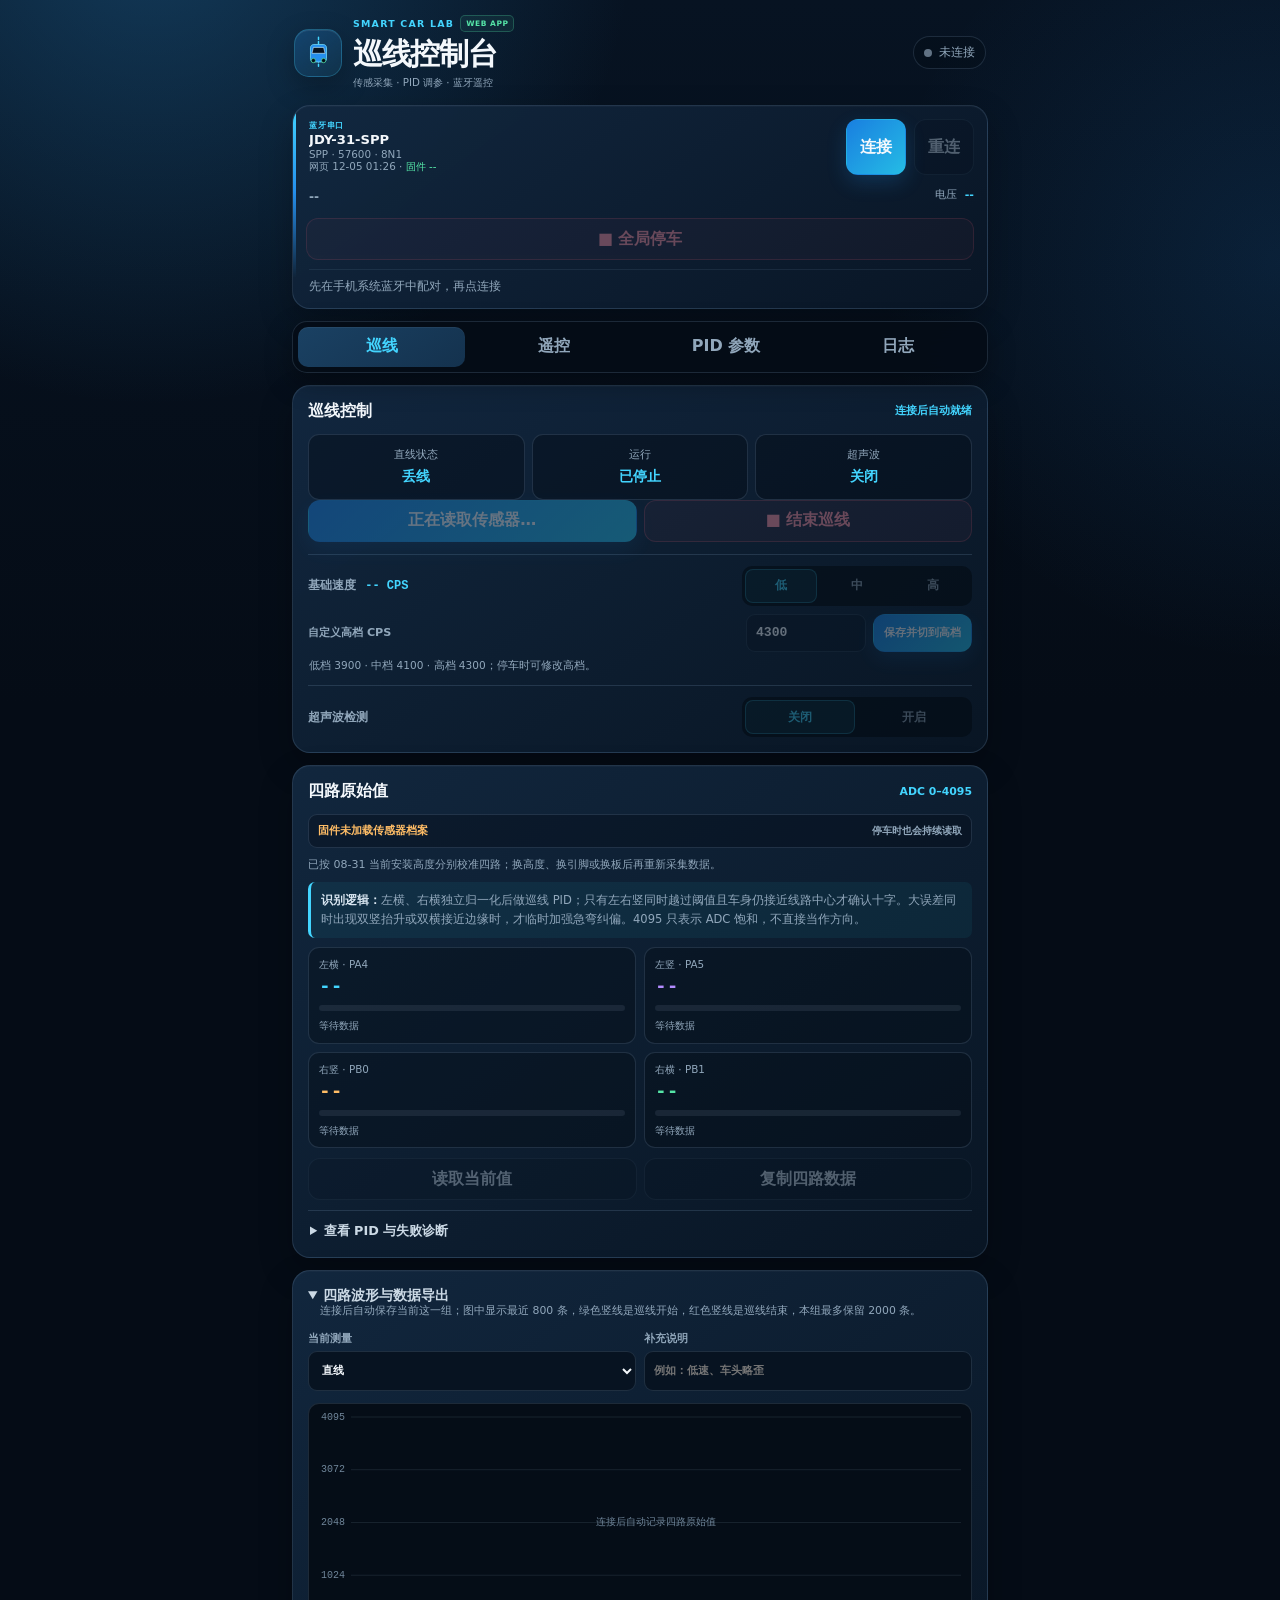
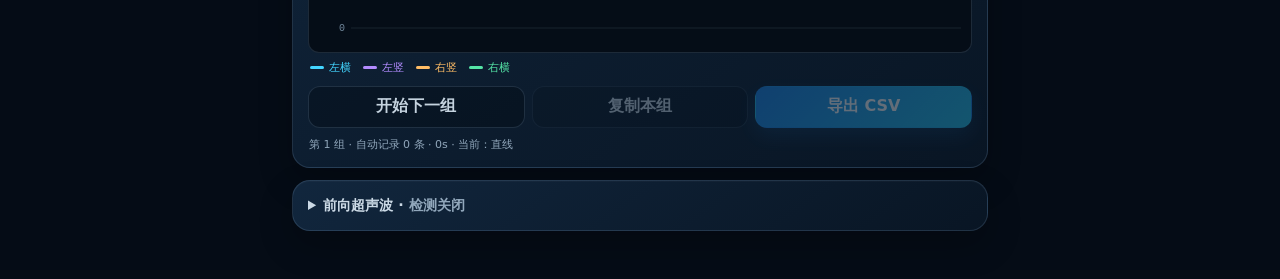
<file: index.html>
<!doctype html>
<html lang="zh-CN">
<head>
  <meta charset="utf-8">
  <meta name="viewport" content="width=device-width, initial-scale=1, viewport-fit=cover">
  <meta name="theme-color" content="#07111f">
  <meta name="description" content="STM32 智能车巡线与蓝牙调试控制台">
  <title>智能车巡线控制台</title>
  <link rel="stylesheet" href="styles.css?v=20260904-ultrasonic-stop">
</head>
<body>
  <main class="app-shell">
    <header class="app-hero">
      <div class="brand-lockup">
        <span class="brand-mark" aria-hidden="true">
          <svg viewBox="0 0 48 48" role="img"><path class="track-line" d="M24 3v11m0 20v11"/><path class="car-shell" d="M13 17.5c0-2.5 2-4.5 4.5-4.5h13c2.5 0 4.5 2 4.5 4.5v15c0 2.5-2 4.5-4.5 4.5h-13A4.5 4.5 0 0 1 13 32.5z"/><path class="car-window" d="m17 17 14 .1 2 8H15z"/><circle cx="17" cy="35" r="3"/><circle cx="31" cy="35" r="3"/></svg>
        </span>
        <div class="brand-copy">
          <div class="eyebrow-row"><span class="eyebrow">SMART CAR LAB</span><span class="platform-badge" id="platformBadge">WEB APP</span></div>
          <h1>巡线控制台</h1>
          <p>传感采集 · PID 调参 · 蓝牙遥控</p>
        </div>
      </div>
      <div class="connection-state" id="connectionState"><span class="state-dot"></span><span id="connectionText">未连接</span></div>
    </header>

    <section class="card quick-panel">
      <div class="connect-row">
        <div class="connection-label"><span>蓝牙串口</span><strong>JDY-31-SPP</strong><small>SPP · 57600 · 8N1<br><span class="build-badge" id="webBuildBadge">网页 --</span> · <span id="firmwareBuildBadge">固件 --</span></small></div>
        <button class="button primary" id="connectButton" type="button">连接</button>
        <button class="button ghost" id="disconnectButton" type="button" disabled>重连</button>
        <strong class="device-name" id="deviceName">--</strong>
        <span class="battery-pill">电压 <strong id="voltageValue">--</strong></span>
        <span class="hidden-readout" id="modeValue">STANDBY</span><span class="hidden-readout" id="motionValue">STOP</span>
      </div>
      <button class="button stop-button full requires-connection" data-command="STOP" type="button" disabled>■ 全局停车</button>
      <p class="message" id="message" aria-live="polite">先在手机系统蓝牙中配对，再点连接</p>
      <button class="button ghost diagnostic-copy" id="copyConnectionDiagnosticButton" type="button" hidden>复制通信诊断</button>
    </section>

    <nav class="tabs" aria-label="功能导航">
      <button class="tab-button active" data-tab="sensor" type="button">巡线</button>
      <button class="tab-button" data-tab="remote" type="button">遥控</button>
      <button class="tab-button" data-tab="tuning" type="button">PID 参数</button>
      <button class="tab-button" data-tab="logs" type="button">日志</button>
    </nav>

    <section class="tab-panel active" id="sensorTab" data-panel="sensor">
      <section class="card track-control-card">
        <div class="section-title"><h2>巡线控制</h2><span id="sensorLock">连接后自动就绪</span></div>
        <div class="track-state-hero">
          <div><small>直线状态</small><strong id="trackStateValue">待读取</strong></div>
          <div><small>运行</small><strong id="trackRunValue">已停止</strong></div>
          <div><small>超声波</small><strong id="ultrasonicValue">关闭</strong></div>
        </div>
        <div class="button-grid two-buttons track-run-buttons">
          <button class="button primary sensor-only" id="trackStartButton" type="button" disabled>正在读取传感器…</button>
          <button class="button stop-button sensor-only" id="trackStopButton" data-command="STOP" type="button" disabled>■ 结束巡线</button>
        </div>
        <div class="gear-row">
          <span>基础速度 <strong id="trackBaseValue">-- CPS</strong></span>
          <div class="gear-switch" role="group" aria-label="巡线速度档">
            <button class="track-gear-choice sensor-only selected" data-track-gear="LOW" type="button" disabled>低</button>
            <button class="track-gear-choice sensor-only" data-track-gear="MEDIUM" type="button" disabled>中</button>
            <button class="track-gear-choice sensor-only" data-track-gear="HIGH" type="button" disabled>高</button>
          </div>
        </div>
        <div class="track-speed-editor">
          <label for="trackHighSpeedInput">自定义高档 CPS</label>
          <input class="sensor-only" id="trackHighSpeedInput" type="number" min="0" max="8000" step="100" value="4300" inputmode="numeric" disabled>
          <button class="button primary sensor-only" id="applyTrackHighSpeedButton" type="button" disabled>保存并切到高档</button>
        </div>
        <p class="track-speed-hint" id="trackSpeedHint">低档 3900 · 中档 4100 · 高档 4300；停车时可修改高档。</p>
        <div class="gear-row">
          <span>超声波检测</span>
          <div class="gear-switch two" role="group" aria-label="超声波检测开关">
            <button class="ultrasonic-choice sensor-only selected" data-ultrasonic="OFF" type="button" disabled>关闭</button>
            <button class="ultrasonic-choice sensor-only" data-ultrasonic="ON" type="button" disabled>开启</button>
          </div>
        </div>
      </section>

      <section class="card line-card">
        <div class="section-title"><h2>四路原始值</h2><span id="lineErrorValue">ADC 0–4095</span></div>
        <div class="calibration-strip"><span id="lineCalibrationValue">已内置本车实测档案</span><strong>停车时也会持续读取</strong></div>
        <p class="calibration-note">已按 08-31 当前安装高度分别校准四路；换高度、换引脚或换板后再重新采集数据。</p>
        <p class="orientation-note"><strong>识别逻辑：</strong>左横、右横独立归一化后做巡线 PID；只有左右竖同时越过阈值且车身仍接近线路中心才确认十字。大误差同时出现双竖抬升或双横接近边缘时，才临时加强急弯纠偏。4095 只表示 ADC 饱和，不直接当作方向。</p>
        <div class="sensor-meter-grid">
          <article class="sensor-meter cyan"><small>左横 · PA4</small><strong id="lineLeftTransValue">--</strong><div class="meter-track"><span id="lineLeftTransBar"></span></div><em id="lineLeftTransMeta">等待数据</em></article>
          <article class="sensor-meter violet"><small>左竖 · PA5</small><strong id="lineLeftLongValue">--</strong><div class="meter-track"><span id="lineLeftLongBar"></span></div><em id="lineLeftLongMeta">等待数据</em></article>
          <article class="sensor-meter orange"><small>右竖 · PB0</small><strong id="lineRightLongValue">--</strong><div class="meter-track"><span id="lineRightLongBar"></span></div><em id="lineRightLongMeta">等待数据</em></article>
          <article class="sensor-meter green"><small>右横 · PB1</small><strong id="lineRightTransValue">--</strong><div class="meter-track"><span id="lineRightTransBar"></span></div><em id="lineRightTransMeta">等待数据</em></article>
        </div>
        <p class="firmware-warning" id="firmwareWarning" hidden></p>
        <div class="button-grid two-buttons track-run-buttons"><button class="button ghost sensor-only" data-command="LINE" type="button" disabled>读取当前值</button><button class="button ghost sensor-only" id="copySensorButton" type="button" disabled>复制四路数据</button></div>
        <button class="button primary full sensor-only" id="lineCalibrationButton" type="button" disabled hidden>重新范围标定</button>
        <details class="inline-details">
          <summary>查看 PID 与失败诊断</summary>
          <div class="pid-live">
            <span>P <strong id="trackPValue">--</strong></span>
            <span>I <strong id="trackIValue">--</strong></span>
            <span>D <strong id="trackDValue">--</strong></span>
            <span>输出 <strong id="trackTrimValue">--</strong></span>
          </div>
          <div class="track-diagnostics">
            <span>本次峰值 <strong id="trackPeakValue">--</strong></span>
            <span>结束原因 <strong id="trackEndValue">--</strong></span>
          </div>
        </details>
        <p class="group-hint calibration-hint" hidden>传感器安装发生变化后，请重新导出直线、左右修正和十字数据再更新档案。</p>
      </section>

      <details class="card fold-card waveform-card" open>
        <summary>四路波形与数据导出</summary>
        <p class="group-hint waveform-hint">连接后自动保存当前这一组；图中显示最近 800 条，绿色竖线是巡线开始，红色竖线是巡线结束，本组最多保留 2000 条。</p>
        <div class="capture-label-row">
          <label>当前测量<select id="sensorScenario"><option value="straight" selected>直线</option><option value="left_offset">需向右修正（车身左偏）</option><option value="right_offset">需向左修正（车身右偏）</option><option value="blank">离开线路</option><option value="cross">十字</option><option value="pin_test">固定姿态换引脚（硬件测试）</option><option value="custom">自定义</option></select></label>
          <label>补充说明<input id="sensorSessionNote" type="text" placeholder="例如：低速、车头略歪"></label>
        </div>
        <canvas id="sensorChart" width="640" height="260" aria-label="四路电感 ADC 波形"></canvas>
        <div class="chart-legend"><span class="cyan">左横</span><span class="violet">左竖</span><span class="orange">右竖</span><span class="green">右横</span></div>
        <div class="capture-actions">
          <button class="button ghost" id="newSensorSessionButton" type="button">开始下一组</button>
          <button class="button ghost" id="copySensorSessionButton" type="button" disabled>复制本组</button>
          <button class="button primary" id="exportSensorSessionButton" type="button" disabled>导出 CSV</button>
        </div>
        <p class="capture-status" id="sensorCaptureStatus">第 1 组 · 连接后自动记录 0 条</p>
      </details>

      <details class="card fold-card obstacle-fold">
        <summary>前向超声波 · <span id="ultrasonicStatus">检测关闭</span></summary>
        <div class="sensor-hero">
          <div class="distance"><strong id="distanceValue">--</strong><span>cm</span></div>
          <div class="data-grid two">
            <div><small>触发距离</small><strong><span id="thresholdValue">--</span> cm</strong></div>
            <div><small>当前动作</small><strong id="obstacleStateValue">检测关闭</strong></div>
          </div>
        </div>
        <div class="track-speed-editor ultrasonic-threshold-editor">
          <label for="obstacleThresholdInput">本次触发距离 cm</label>
          <input class="sensor-only" id="obstacleThresholdInput" type="number" min="2" max="400" step="1" value="30" inputmode="numeric" disabled>
          <button class="button primary sensor-only" id="applyObstacleThresholdButton" type="button" disabled>立即应用</button>
        </div>
        <p class="group-hint">开启后持续测距；距离小于等于阈值时暂停两轮，障碍物移开、调低阈值或关闭检测后自动继续巡线。</p>
      </details>
    </section>

    <section class="tab-panel" id="remoteTab" data-panel="remote" hidden>
      <section class="card joystick-card">
        <div class="section-title"><h2>XY 摇杆</h2><span id="remoteLock">打开本页即切换遥控</span></div>
        <div class="joystick-layout">
          <button class="joystick-pad remote-only" id="joystickPad" type="button" aria-label="小车 XY 摇杆" disabled>
            <span class="joystick-axis horizontal"></span><span class="joystick-axis vertical"></span>
            <span class="joystick-knob" id="joystickKnob"></span>
          </button>
          <div class="joystick-info"><strong id="joystickValue">X 0 · Y 0</strong><small>Y 速度 · X 转向</small><button class="button stop-button requires-connection" data-command="STOP" type="button" disabled>■ 停车</button></div>
        </div>
        <div class="gear-row">
          <span>遥控速度</span>
          <div class="gear-switch"><button class="gear-choice remote-only" data-gear="LOW" type="button" disabled>低</button><button class="gear-choice remote-only" data-gear="MEDIUM" type="button" disabled>中</button><button class="gear-choice remote-only selected" data-gear="HIGH" type="button" disabled>高</button></div>
        </div>
      </section>

      <details class="card fold-card">
        <summary>PWM → CPS 实测</summary>
        <p class="group-hint pwm-test-hint">输入固定 PWM 后，小车会向前运行 1.6 秒并自动停车，固件直接计算左右轮与平均 CPS。请放在足够长的直线上；这只是测速，不会改写巡线参数。轮速闭环当前默认最多输出 80% PWM，95% 测试用于测物理余量。</p>
        <div class="pwm-test-row">
          <label for="pwmTestInput">测试 PWM %</label>
          <input class="remote-only" id="pwmTestInput" type="number" min="1" max="100" step="1" value="95" inputmode="numeric" disabled>
          <button class="button primary remote-only" id="pwmTestButton" type="button" disabled>开始 1.6 秒测速</button>
        </div>
        <div class="pwm-test-result" id="pwmTestResult">尚未测速</div>
      </details>

      <details class="card fold-card">
        <summary>基础运动与 90° 标定</summary>
        <div class="direction-pad">
          <button class="drive-button remote-only forward" data-command="FORWARD" type="button" disabled><b>↑</b><small>前进</small></button>
          <button class="drive-button remote-only left" data-command="LEFT" type="button" disabled><b>←</b><small>左转</small></button>
          <button class="drive-button stop requires-connection" data-command="STOP" type="button" disabled><b>■</b><small>停车</small></button>
          <button class="drive-button remote-only right" data-command="RIGHT" type="button" disabled><b>→</b><small>右转</small></button>
          <button class="drive-button remote-only backward" data-command="BACKWARD" type="button" disabled><b>↓</b><small>后退</small></button>
        </div>
        <div class="section-title compact-title"><h2>90°</h2><span id="turn90Status">未标定</span></div>
        <div class="button-grid two-buttons"><button class="button primary remote-only" data-command="TURN90 LEFT" type="button" disabled>左转 90°</button><button class="button primary remote-only" data-command="TURN90 RIGHT" type="button" disabled>右转 90°</button></div>
        <details class="inline-details">
          <summary>第一次标定</summary>
          <div class="button-grid three-buttons"><button class="button ghost remote-only" id="calibrateLeftButton" type="button" disabled>测左转</button><button class="button ghost remote-only" id="calibrateRightButton" type="button" disabled>测右转</button><button class="button stop-button remote-only" id="finishTurnCalibrationButton" type="button" disabled>到 90° 停</button></div>
          <div class="calibration-result"><span id="turnCalibrationResult">选择方向，看到 90° 时停车</span><button class="button primary requires-connection" id="saveTurnCalibrationButton" type="button" disabled>保存</button></div>
          <div class="parameter-grid compact-params">
            <label>左转 90° count<input class="param-input requires-connection" data-param="TURN90_L_COUNT" type="number" min="0" max="20000" value="0" disabled></label>
            <label>右转 90° count<input class="param-input requires-connection" data-param="TURN90_R_COUNT" type="number" min="0" max="20000" value="0" disabled></label>
          </div>
        </details>
      </details>
    </section>

    <section class="tab-panel" id="tuningTab" data-panel="tuning" hidden>
      <section class="card tuning-card">
        <div class="section-title"><h2>巡线 PID 与速度</h2><span id="tuningStatus">打开后自动读取</span></div>
        <p class="pid-guide"><strong>Kp</strong> 决定纠偏力度　<strong>Kd</strong> 抑制左右摆动　<strong>Ki</strong> 初期保持 0</p>
        <div class="button-grid tuning-actions"><button class="button ghost requires-connection" id="readParamsButton" type="button" disabled>重新读取</button><button class="button primary requires-connection" id="applyParamsButton" type="button" disabled>保存到小车</button><button class="button ghost requires-connection" id="cancelParamsButton" type="button" disabled>恢复当前值</button></div>

        <details class="parameter-group" open>
          <summary>常用参数</summary>
          <div class="parameter-grid">
            <label>低速基础速度（CPS）<input class="param-input requires-connection" data-param="TRACK_MIN_CPS" type="number" min="0" max="8000" value="3900" disabled></label>
            <label>最高基础速度（CPS）<input class="param-input requires-connection" data-param="TRACK_BASE_CPS" type="number" min="0" max="8000" value="4300" disabled></label>
            <label>Kp 纠偏力度<input class="param-input requires-connection" data-param="TRACK_KP_X100" data-scale="100" type="number" min="0" max="100" step="0.01" value="50.00" disabled></label>
            <label>Kd 抑制摆动<input class="param-input requires-connection" data-param="TRACK_KD_X100" data-scale="100" type="number" min="0" max="50" step="0.01" value="1.00" disabled></label>
            <label>横向有线阈值 %<input class="param-input requires-connection" data-param="TRACK_DETECT_PCT" type="number" min="0" max="100" value="15" disabled></label>
          </div>
          <p class="group-hint">15% 表示左右横线圈都低于该值时判定丢线，用来排除空白区域的微小噪声。当前低速实测 Kp=50、Kd=1；Kp 允许调到100，但不要因为能调就直接加大。</p>
        </details>

        <details class="parameter-group">
          <summary>不常调整</summary>
          <div class="parameter-grid">
            <label>Ki 长期偏差修正<input class="param-input requires-connection" data-param="TRACK_KI_X1000" data-scale="1000" type="number" min="0" max="5" step="0.001" value="0" disabled></label>
            <label>丢线找回时间 ms<input class="param-input requires-connection" data-param="TRACK_LOST_MS" type="number" min="0" max="2000" value="300" disabled></label>
            <label>十字竖线圈阈值 %<input class="param-input requires-connection" data-param="TRACK_BRANCH_PCT" type="number" min="0" max="100" value="60" disabled></label>
            <label>转向反向<select class="param-input requires-connection" data-param="TRACK_REVERSE" disabled><option value="0">否</option><option value="1">是</option></select></label>
          </div>
          <p class="group-hint">只有出现长期偏差、丢线恢复太慢或左右方向反了，才需要这里。</p>
        </details>

        <details class="parameter-group">
          <summary>超声波停车</summary>
          <div class="parameter-grid"><label>障碍触发距离 cm<input class="param-input requires-connection" data-param="OBS_CM" type="number" min="2" max="400" value="30" disabled></label></div>
          <p class="group-hint">这里保存下次进入巡线模式时使用的默认阈值；巡线页可随时修改本次阈值。</p>
        </details>

      </section>
    </section>

    <section class="tab-panel" id="logsTab" data-panel="logs" hidden>
      <section class="card log-card">
        <div class="section-title"><h2 id="logTitle">巡线日志</h2><span id="recordStatus">0 条</span></div>
        <p class="group-hint log-hint" id="logProfileHint">记录 PID、四路传感器、失败原因和峰值误差现场。</p>
        <input class="note-input" id="runNote" type="text" placeholder="备注：速度档 / 场地 / 失败位置">
        <div class="log-controls">
          <select id="sampleInterval" aria-label="采样间隔"><option value="500">0.5s（仅遥控）</option><option value="1000" selected>1s</option><option value="2000">2s</option></select>
          <button class="button ghost requires-connection" id="sampleNowButton" type="button" disabled>采样</button>
          <button class="button primary requires-connection" id="recordButton" type="button" disabled>连续采样</button>
          <button class="button ghost" id="exportLogButton" type="button" disabled>导出 CSV</button>
          <button class="button ghost" id="clearLogButton" type="button">清空</button>
        </div>
        <div class="log-window" id="logWindow" role="log" aria-live="polite"><p class="muted">等待数据…</p></div>
      </section>
    </section>
  </main>
  <script src="app.js?v=20260904-ultrasonic-stop"></script>
</body>
</html>
</file>
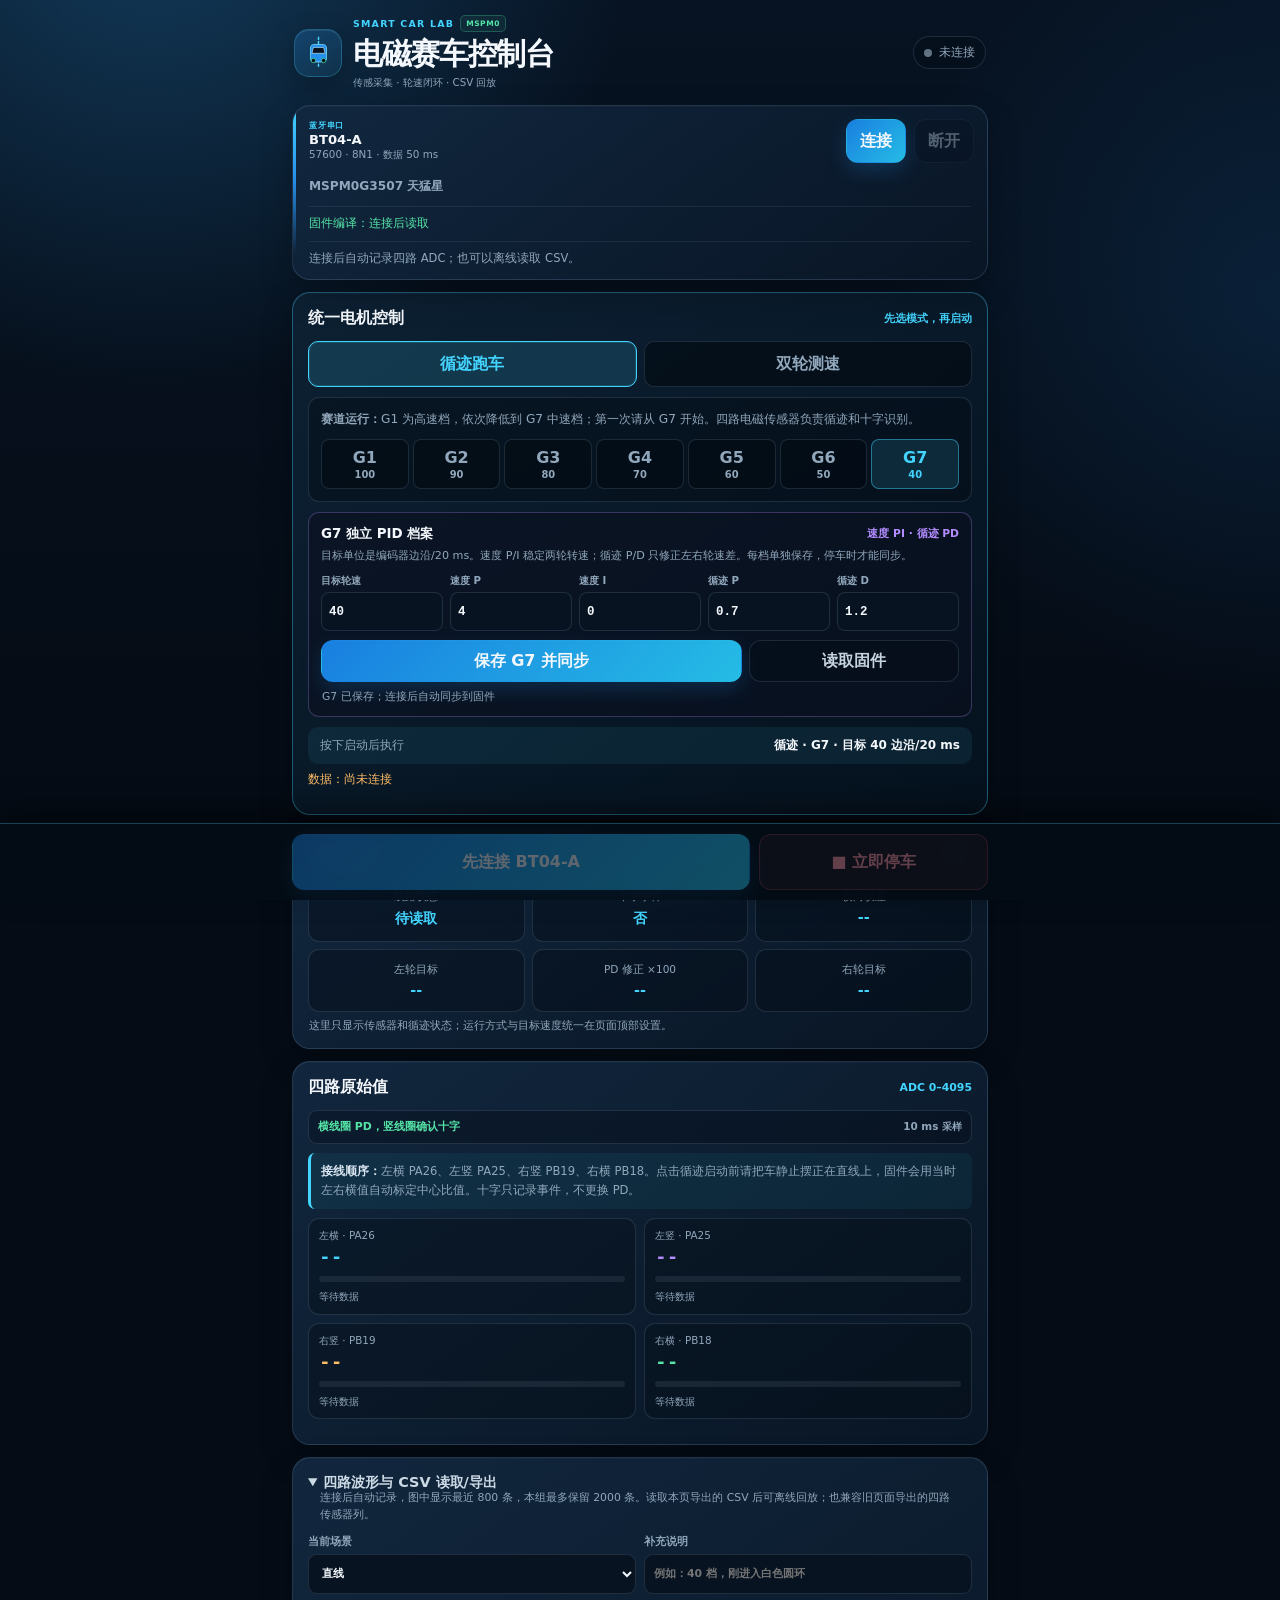
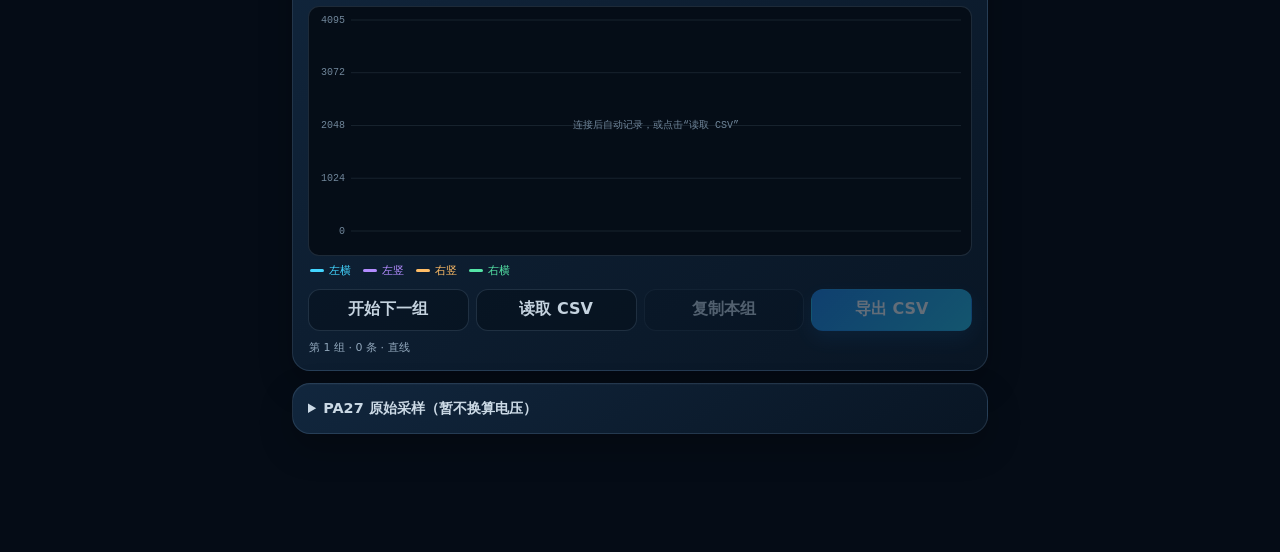
<file: racer/index.html>
<!doctype html>
<html lang="zh-CN">
<head>
  <meta charset="utf-8">
  <meta name="viewport" content="width=device-width, initial-scale=1, viewport-fit=cover">
  <meta name="theme-color" content="#07111f">
  <meta name="description" content="MSPM0G3507 电磁赛车循迹与编码器调试控制台">
  <title>MSPM0 电磁赛车控制台</title>
  <link rel="stylesheet" href="styles.css?v=20260903-speed-pi">
  <style>
    .app-shell { padding-bottom:calc(104px + env(safe-area-inset-bottom)); }
    .speed-hero { display:grid; grid-template-columns:repeat(2,1fr); gap:8px; }
    .speed-hero>div { padding:18px 8px; border:1px solid var(--line); border-radius:13px; background:rgba(3,11,20,.42); text-align:center; }
    .speed-hero small { display:block; color:var(--muted); }
    .speed-hero strong { display:block; margin:4px 0; color:var(--cyan); font:900 clamp(2rem,10vw,3.4rem)/1 ui-monospace,Consolas,monospace; }
    .speed-hero span { color:var(--muted); font-size:.7rem; }
    .seven-gears { display:grid; grid-template-columns:repeat(7,1fr); gap:4px; margin-top:10px; }
    .seven-gears button { min-width:0; min-height:50px; padding:5px 2px; border:1px solid var(--line); border-radius:8px; background:rgba(3,10,18,.55); color:var(--muted); font-weight:850; }
    .seven-gears button.selected { border-color:rgba(67,213,255,.45); background:rgba(67,213,255,.13); color:var(--cyan); }
    .seven-gears button strong,.seven-gears button small{display:block}
    .seven-gears button small{margin-top:2px;color:inherit;font-size:.62rem;font-weight:700}
    .battery-detail { display:grid; grid-template-columns:repeat(3,1fr); gap:8px; }
    .battery-detail>div { padding:12px; border:1px solid var(--line); border-radius:11px; background:rgba(3,11,20,.42); text-align:center; }
    .battery-detail small { display:block; color:var(--muted); }
    .battery-detail strong { display:block; margin-top:4px; color:var(--cyan); font:900 1.35rem ui-monospace,Consolas,monospace; }
    .file-input { display:none; }
    .capture-actions { grid-template-columns:repeat(4,1fr); }
    .compact-input { width:100%; min-height:40px; margin-top:5px; padding:8px 9px; border:1px solid var(--line); border-radius:9px; background:#071321; color:var(--text); }
    .master-control-card { border-color:rgba(67,213,255,.38); background:linear-gradient(145deg,rgba(13,34,52,.96),rgba(5,18,31,.96)); }
    .mode-switch { display:grid; grid-template-columns:repeat(3,1fr); gap:7px; margin-top:12px; }
    .mode-button { min-height:46px; padding:8px 5px; border:1px solid var(--line); border-radius:10px; background:rgba(3,10,18,.64); color:var(--muted); font-weight:850; }
    .mode-button.selected { border-color:var(--cyan); background:rgba(67,213,255,.14); color:var(--cyan); box-shadow:inset 0 0 0 1px rgba(67,213,255,.15); }
    .mode-switch.two-mode { grid-template-columns:repeat(2,minmax(0,1fr)); }
    .mode-panel { margin-top:10px; padding:12px; border:1px solid var(--line); border-radius:11px; background:rgba(3,10,18,.42); }
    .mode-panel[hidden] { display:none; }
    .mode-panel>p { margin:0 0 8px; color:var(--muted); font-size:.76rem; line-height:1.5; }
    .test-type-switch { display:grid; grid-template-columns:repeat(2,minmax(0,1fr)); gap:6px; margin-bottom:10px; padding:4px; border-radius:10px; background:rgba(0,0,0,.2); }
    .test-type-button { min-height:38px; border:1px solid transparent; border-radius:8px; background:transparent; color:var(--muted); font-size:.76rem; font-weight:850; }
    .test-type-button.selected { border-color:rgba(67,213,255,.38); background:rgba(67,213,255,.12); color:var(--cyan); }
    .test-control-panel[hidden] { display:none; }
    .control-summary { display:flex; justify-content:space-between; gap:10px; margin-top:10px; padding:10px 12px; border-radius:10px; background:rgba(67,213,255,.08); color:var(--muted); font-size:.75rem; }
    .control-summary strong { color:var(--text); text-align:right; }
    .telemetry-state { margin-top:8px; color:var(--orange); font-size:.72rem; }
    .telemetry-state.ready { color:var(--green); }
    .drive-dock { position:fixed; left:0; right:0; bottom:0; z-index:100; padding:10px max(12px,env(safe-area-inset-right)) calc(10px + env(safe-area-inset-bottom)) max(12px,env(safe-area-inset-left)); border-top:1px solid rgba(67,213,255,.28); background:rgba(4,12,21,.94); box-shadow:0 -12px 32px rgba(0,0,0,.48); backdrop-filter:blur(16px); }
    .drive-dock-inner { width:min(696px,100%); margin:0 auto; display:grid; grid-template-columns:minmax(0,2fr) minmax(0,1fr); gap:9px; }
    .drive-dock .button { min-height:56px; font-size:1rem; }
    .profile-editor{margin-top:10px;padding:12px;border:1px solid rgba(179,140,255,.28);border-radius:11px;background:rgba(11,16,31,.6)}
    .profile-title{display:flex;justify-content:space-between;gap:8px;align-items:center;margin-bottom:5px}
    .profile-title strong{font-size:.84rem}.profile-title span{color:var(--violet);font-size:.67rem;font-weight:800}
    .profile-help{margin:0 0 10px;color:var(--muted);font-size:.7rem;line-height:1.5}
    .profile-grid{display:grid;grid-template-columns:repeat(5,minmax(0,1fr));gap:7px}
    .profile-grid label{min-width:0;color:var(--muted);font-size:.64rem;font-weight:750}
    .profile-grid input{width:100%;min-height:39px;margin-top:4px;padding:7px;border:1px solid var(--line);border-radius:8px;background:#071321;color:var(--text);font:800 .78rem ui-monospace,Consolas,monospace}
    .profile-actions{display:grid;grid-template-columns:2fr 1fr;gap:7px;margin-top:9px}
    .profile-state{margin:8px 1px 0;color:var(--muted);font-size:.67rem}.profile-state.dirty{color:var(--orange)}
    @media(max-width:520px){
      .connection-state{display:none}
      .connect-row{grid-template-columns:1fr 1fr}
      .connection-label{grid-column:1/-1}
      #connectButton,#disconnectButton{width:100%}
      .device-name{grid-column:1}
      .seven-gears{grid-template-columns:repeat(4,minmax(0,1fr))}
      .capture-actions{grid-template-columns:repeat(2,1fr)}
      .battery-detail{grid-template-columns:1fr}
      .mode-switch{grid-template-columns:repeat(3,minmax(0,1fr))}
      .mode-button{padding:8px 3px;font-size:.76rem}
      .control-summary{display:grid;grid-template-columns:1fr}
      .control-summary strong{text-align:left;overflow-wrap:anywhere}
      .profile-grid{grid-template-columns:repeat(2,minmax(0,1fr))}
      .profile-grid label:first-child{grid-column:1/-1}
      .profile-actions{grid-template-columns:1fr}
    }
    @media(max-width:360px){.mode-switch{grid-template-columns:1fr}}
  </style>
</head>
<body>
  <main class="app-shell">
    <header class="app-hero">
      <div class="brand-lockup">
        <span class="brand-mark" aria-hidden="true">
          <svg viewBox="0 0 48 48"><path class="track-line" d="M24 3v11m0 20v11"/><path class="car-shell" d="M13 17.5c0-2.5 2-4.5 4.5-4.5h13c2.5 0 4.5 2 4.5 4.5v15c0 2.5-2 4.5-4.5 4.5h-13A4.5 4.5 0 0 1 13 32.5z"/><path class="car-window" d="m17 17 14 .1 2 8H15z"/><circle cx="17" cy="35" r="3"/><circle cx="31" cy="35" r="3"/></svg>
        </span>
        <div class="brand-copy"><div class="eyebrow-row"><span class="eyebrow">SMART CAR LAB</span><span class="platform-badge">MSPM0</span></div><h1>电磁赛车控制台</h1><p>传感采集 · 轮速闭环 · CSV 回放</p></div>
      </div>
      <div class="connection-state" id="connectionState"><span class="state-dot"></span><span id="connectionText">未连接</span></div>
    </header>

    <section class="card quick-panel">
      <div class="connect-row">
        <div class="connection-label"><span>蓝牙串口</span><strong>BT04-A</strong><small>57600 · 8N1 · 数据 50 ms</small></div>
        <button class="button primary" id="connectButton" type="button">连接</button>
        <button class="button ghost" id="disconnectButton" type="button" disabled>断开</button>
        <strong class="device-name" id="deviceName">MSPM0G3507 天猛星</strong>
      </div>
      <p class="message" id="firmwareBuildBadge">固件编译：连接后读取</p>
      <p class="message" id="message" aria-live="polite">连接后自动记录四路 ADC；也可以离线读取 CSV。</p>
    </section>

    <section class="card master-control-card">
      <div class="section-title"><h2>统一电机控制</h2><span>先选模式，再启动</span></div>
      <div class="mode-switch two-mode" id="runModeSwitch">
        <button class="mode-button selected" data-mode="track" type="button">循迹跑车</button>
        <button class="mode-button" data-mode="test" type="button">双轮测速</button>
      </div>
      <div class="mode-panel" data-mode-panel="track">
        <p><strong>赛道运行：</strong>G1 为高速档，依次降低到 G7 中速档；第一次请从 G7 开始。四路电磁传感器负责循迹和十字识别。</p>
        <div class="seven-gears" id="trackGears"></div>
      </div>
      <div class="mode-panel" data-mode-panel="test" hidden>
        <p><strong>双轮测速：</strong>测电机极限先用开环 PWM；编码器确认正常后，再用闭环 PI 检查目标轮速。</p>
        <div class="test-type-switch" id="speedControlSwitch"><button class="test-type-button selected" data-control="pwm" type="button">开环 PWM · 测极限</button><button class="test-type-button" data-control="speed" type="button">闭环 PI · 稳轮速</button></div>
        <div class="test-control-panel" data-control-panel="pwm">
          <p><strong>只限车轮架空：</strong>滑块直接决定 PWM，不做轮速闭环；编码器只负责测量。</p>
          <div class="range-row"><span>测试功率</span><output id="powerOutput">30% · PWM 640</output></div>
          <input class="range" id="powerRange" type="range" min="0" max="100" value="30">
        </div>
        <div class="test-control-panel" data-control-panel="speed" hidden>
          <p><strong>轮速 PI：</strong>两轮使用相同编码器目标，不使用电磁循迹修正。</p>
          <div class="seven-gears" id="motorGears"></div>
        </div>
      </div>
      <div class="profile-editor">
        <div class="profile-title"><strong id="profileTitle">G7 独立 PID 档案</strong><span>速度 PI · 循迹 PD</span></div>
        <p class="profile-help">目标单位是编码器边沿/20 ms。速度 P/I 稳定两轮转速；循迹 P/D 只修正左右轮速差。每档单独保存，停车时才能同步。</p>
        <div class="profile-grid">
          <label>目标轮速<input id="profileTarget" type="number" min="40" max="150" step="1"></label>
          <label>速度 P<input id="profileSpeedKp" type="number" min="0" max="20" step="0.05"></label>
          <label>速度 I<input id="profileSpeedKi" type="number" min="0" max="2" step="0.01"></label>
          <label>循迹 P<input id="profileTrackKp" type="number" min="0" max="2" step="0.01"></label>
          <label>循迹 D<input id="profileTrackKd" type="number" min="0" max="5" step="0.01"></label>
        </div>
        <div class="profile-actions"><button class="button primary" id="saveProfileButton" type="button">保存 G7 并同步</button><button class="button ghost" id="readProfilesButton" type="button">读取固件</button></div>
        <p class="profile-state" id="profileState">参数保存在本浏览器；连接后自动同步给固件。</p>
      </div>
      <div class="control-summary"><span>按下启动后执行</span><strong id="selectedControlSummary">循迹 · G7 · 目标 40 边沿/20 ms</strong></div>
      <p class="telemetry-state" id="telemetryState">数据：尚未连接</p>
    </section>

    <section class="tab-panel active" data-panel="sensor">
      <section class="card track-control-card">
        <div class="section-title"><h2>巡线状态</h2><span id="trackModeValue">STOP</span></div>
        <div class="track-state-hero">
          <div><small>线路状态</small><strong id="trackStateValue">待读取</strong></div>
          <div><small>十字事件</small><strong id="crossValue">否</strong></div>
          <div><small>横向误差</small><strong id="lineErrorValue">--</strong></div>
        </div>
        <div class="track-state-hero" style="margin-top:7px">
          <div><small>左轮目标</small><strong id="trackTargetLeft">--</strong></div>
          <div><small>PD 修正 ×100</small><strong id="trackCorrection">--</strong></div>
          <div><small>右轮目标</small><strong id="trackTargetRight">--</strong></div>
        </div>
        <p class="track-speed-hint">这里只显示传感器和循迹状态；运行方式与目标速度统一在页面顶部设置。</p>
      </section>

      <section class="card line-card">
        <div class="section-title"><h2>四路原始值</h2><span>ADC 0–4095</span></div>
        <div class="calibration-strip"><span class="ready">横线圈 PD，竖线圈确认十字</span><strong>10 ms 采样</strong></div>
        <p class="orientation-note"><strong>接线顺序：</strong>左横 PA26、左竖 PA25、右竖 PB19、右横 PB18。点击循迹启动前请把车静止摆正在直线上，固件会用当时左右横值自动标定中心比值。十字只记录事件，不更换 PD。</p>
        <div class="sensor-meter-grid">
          <article class="sensor-meter cyan"><small>左横 · PA26</small><strong id="ltValue">--</strong><div class="meter-track"><span id="ltBar"></span></div><em id="ltMeta">等待数据</em></article>
          <article class="sensor-meter violet"><small>左竖 · PA25</small><strong id="llValue">--</strong><div class="meter-track"><span id="llBar"></span></div><em id="llMeta">等待数据</em></article>
          <article class="sensor-meter orange"><small>右竖 · PB19</small><strong id="rlValue">--</strong><div class="meter-track"><span id="rlBar"></span></div><em id="rlMeta">等待数据</em></article>
          <article class="sensor-meter green"><small>右横 · PB18</small><strong id="rtValue">--</strong><div class="meter-track"><span id="rtBar"></span></div><em id="rtMeta">等待数据</em></article>
        </div>
      </section>

      <details class="card fold-card waveform-card" open>
        <summary>四路波形与 CSV 读取/导出</summary>
        <p class="group-hint waveform-hint">连接后自动记录，图中显示最近 800 条，本组最多保留 2000 条。读取本页导出的 CSV 后可离线回放；也兼容旧页面导出的四路传感器列。</p>
        <div class="capture-label-row">
          <label>当前场景<select id="sensorScenario"><option value="straight">直线</option><option value="left">左弯/左偏</option><option value="right">右弯/右偏</option><option value="cross">十字/交汇</option><option value="circle">白色圆环</option><option value="custom">自定义</option></select></label>
          <label>补充说明<input id="sensorNote" type="text" placeholder="例如：40 档，刚进入白色圆环"></label>
        </div>
        <canvas id="sensorChart" width="640" height="260" aria-label="四路电磁 ADC 波形"></canvas>
        <div class="chart-legend"><span class="cyan">左横</span><span class="violet">左竖</span><span class="orange">右竖</span><span class="green">右横</span></div>
        <div class="capture-actions">
          <button class="button ghost" id="newSessionButton">开始下一组</button>
          <button class="button ghost" id="readCsvButton">读取 CSV</button>
          <button class="button ghost" id="copyCsvButton" disabled>复制本组</button>
          <button class="button primary" id="exportCsvButton" disabled>导出 CSV</button>
        </div>
        <input class="file-input" id="csvFileInput" type="file" accept=".csv,text/csv">
        <p class="capture-status" id="captureStatus">第 1 组 · 0 条</p>
      </details>

      <details class="card fold-card">
        <summary>PA27 原始采样（暂不换算电压）</summary>
        <div class="battery-detail" style="margin-top:12px"><div><small>PA27 ADC 原始值</small><strong id="batteryRawValue">--</strong></div></div>
        <p class="group-hint" style="margin-top:12px">驱动板手册确认硬件为 1/11 分压，但当前实测电池约 12 V 时换算结果偏到 14.5–15 V。参考电压或接线尚未实测确认前，不显示不可信的电池电压，也不做低压提醒。</p>
      </details>
    </section>

    <section class="tab-panel" data-panel="motor" hidden>
      <section class="card">
        <div class="section-title"><h2>编码器实时反馈</h2><span>20 ms 轮速环</span></div>
        <div class="speed-hero"><div><small>左轮转速</small><strong id="rpmLeft">--</strong><span>RPM</span></div><div><small>右轮转速</small><strong id="rpmRight">--</strong><span>RPM</span></div></div>
        <div class="data-grid four" style="margin-top:9px"><div><small>左边沿/20 ms</small><strong id="encLeft">--</strong></div><div><small>右边沿/20 ms</small><strong id="encRight">--</strong></div><div><small>左 PWM</small><strong id="pwmLeft">--</strong></div><div><small>右 PWM</small><strong id="pwmRight">--</strong></div></div>
        <div class="data-grid four" style="margin-top:7px"><div><small>左目标</small><strong id="motorTargetLeft">--</strong></div><div><small>右目标</small><strong id="motorTargetRight">--</strong></div><div><small>左累计</small><strong id="totalLeft">--</strong></div><div><small>右累计</small><strong id="totalRight">--</strong></div></div>
        <div class="section-title motor-chart-title"><h2>编码器返回曲线</h2><span>原始值 · 边沿/20 ms</span></div>
        <canvas id="motorSpeedChart" width="640" height="260" aria-label="左右编码器返回值曲线"></canvas>
        <div class="chart-legend"><span class="cyan">左轮</span><span class="orange">右轮</span></div>
        <p class="group-hint motor-chart-hint">曲线直接显示固件返回值，不依赖 RPM 换算参数，适合比较加速、稳态波动和左右轮差异。</p>
      </section>

      <details class="card fold-card">
        <summary>RPM 与串口诊断</summary>
        <div class="parameter-grid" style="padding-top:12px"><label>A 相双边沿/输出轴一圈<input class="param-input" id="edgesPerRev" type="number" min="1" step="0.001" value="530.634"></label></div>
        <p class="group-hint">当前按霍尔版计算：13 线 × 实际减速比 20.409 × A 相双边沿 2 = 530.634。约 60 边沿/20 ms 对应约 339 RPM。若实物是 500 线 GMR 版，此参数应改为 20409。</p>
        <pre class="log-window" id="diagnosticLog" style="height:190px"></pre>
      </details>
    </section>
  </main>
  <aside class="drive-dock" aria-label="常驻电机控制">
    <div class="drive-dock-inner"><button class="button primary" id="motorStartButton" type="button" disabled>先连接 BT04-A</button><button class="button stop-button requires-connection" id="motorStopButton" type="button" disabled>■ 立即停车</button></div>
  </aside>
  <script src="app.js?v=20260904-g3-tuned"></script>
</body>
</html>
</file>
<file: styles.css>
:root {
  color-scheme: dark;
  --bg: #050c16;
  --card: #102238;
  --card-2: #0b192a;
  --line: rgba(151, 184, 216, .17);
  --text: #f4f8fc;
  --muted: #91a7bb;
  --cyan: #43d5ff;
  --blue: #258fec;
  --green: #55e5a7;
  --orange: #ffbd66;
  --violet: #b38cff;
  --red: #ff6378;
  font-family: Inter, "PingFang SC", "Microsoft YaHei", system-ui, sans-serif;
}

* { box-sizing: border-box; }
html { min-height: 100%; background: var(--bg); }
body { min-width: 320px; min-height: 100vh; margin: 0; color: var(--text); background: radial-gradient(circle at 12% -4%, rgba(34, 111, 165, .42), transparent 30rem), radial-gradient(circle at 100% 14%, rgba(37, 143, 236, .13), transparent 25rem), linear-gradient(180deg, #071322, var(--bg) 44rem); }
button, input, select { font: inherit; }
button { color: inherit; }
button:focus-visible, input:focus-visible, select:focus-visible { outline: 3px solid rgba(67, 213, 255, .5); outline-offset: 2px; }
button:disabled, input:disabled { cursor: not-allowed; opacity: .38; }
[hidden] { display: none !important; }

.app-shell { width: min(720px, 100%); margin: 0 auto; padding: calc(14px + env(safe-area-inset-top)) 12px calc(34px + env(safe-area-inset-bottom)); }
.app-hero { display: flex; align-items: center; justify-content: space-between; gap: 12px; margin: 1px 2px 15px; }
.brand-lockup { min-width: 0; display: flex; align-items: center; gap: 11px; }
.brand-mark { flex: 0 0 auto; display: grid; width: 48px; height: 48px; place-items: center; border: 1px solid rgba(67, 213, 255, .25); border-radius: 15px; background: linear-gradient(145deg, rgba(37, 143, 236, .25), rgba(67, 213, 255, .07)); box-shadow: inset 0 1px rgba(255,255,255,.08), 0 10px 28px rgba(0, 0, 0, .25); }
.brand-mark svg { width: 35px; height: 35px; overflow: visible; }
.brand-mark .track-line { fill: none; stroke: var(--cyan); stroke-width: 2; stroke-dasharray: 3 3; stroke-linecap: round; }
.brand-mark .car-shell { fill: #258fec; stroke: #7ee7ff; stroke-width: 1; }
.brand-mark .car-window { fill: #06121f; stroke: #d9f8ff; stroke-width: .8; }
.brand-mark circle { fill: #06101b; stroke: var(--green); stroke-width: 1; }
.brand-copy { min-width: 0; }
.brand-copy h1 { margin: 2px 0 1px; font-size: clamp(1.34rem, 5.7vw, 1.85rem); letter-spacing: -.045em; white-space: nowrap; }
.brand-copy p { margin: 0; color: var(--muted); font-size: .64rem; white-space: nowrap; }
.eyebrow-row { display: flex; align-items: center; gap: 6px; }
.eyebrow { color: var(--cyan); font-size: .59rem; font-weight: 900; letter-spacing: .13em; }
.platform-badge { padding: 3px 5px; border: 1px solid rgba(85, 229, 167, .25); border-radius: 5px; color: var(--green); background: rgba(85, 229, 167, .07); font-size: .47rem; font-weight: 900; letter-spacing: .07em; }
.build-badge { color: var(--muted); white-space: nowrap; }

.connection-state { flex: 0 0 auto; display: flex; align-items: center; gap: 7px; padding: 8px 10px; border: 1px solid var(--line); border-radius: 999px; color: var(--muted); background: rgba(4, 12, 21, .35); font-size: .72rem; }
.state-dot { width: 8px; height: 8px; border-radius: 50%; background: #617284; }
.connection-state.connected { color: var(--green); border-color: rgba(85, 229, 167, .32); }
.connection-state.connected .state-dot { background: var(--green); box-shadow: 0 0 10px var(--green); }

.card { margin-bottom: 12px; padding: 15px; border: 1px solid var(--line); border-radius: 18px; background: linear-gradient(145deg, rgba(18, 40, 64, .96), rgba(9, 22, 37, .97)); box-shadow: 0 14px 34px rgba(0, 0, 0, .23), inset 0 1px rgba(255, 255, 255, .025); }
.quick-panel { position: relative; overflow: hidden; padding: 13px; }
.quick-panel::before { content: ""; position: absolute; inset: 0 auto 0 0; width: 3px; background: linear-gradient(var(--cyan), var(--blue), transparent 85%); }
.connect-row { display: grid; grid-template-columns: minmax(0, 1fr) auto auto; gap: 8px; }
.connection-label { min-width: 0; display: grid; align-content: center; gap: 1px; padding: 1px 3px; }
.connection-label > span { color: var(--cyan); font-size: .52rem; font-weight: 900; letter-spacing: .1em; }
.connection-label strong { overflow: hidden; text-overflow: ellipsis; white-space: nowrap; font-size: .82rem; }
.connection-label small { color: var(--muted); font-size: .65rem; }
#firmwareBuildBadge { color: var(--green); white-space: nowrap; }
.device-name { grid-column: 1 / 3; padding: 7px 3px 2px; color: var(--muted); font-size: .76rem; overflow: hidden; text-overflow: ellipsis; white-space: nowrap; }
.battery-pill { grid-column: 3; align-self: center; justify-self: end; color: var(--muted); font-size: .7rem; }
.battery-pill strong { margin-left: 4px; color: var(--cyan); }

.button { min-height: 42px; padding: 9px 13px; border: 1px solid transparent; border-radius: 12px; cursor: pointer; font-weight: 850; transition: transform .12s ease, filter .12s ease, border-color .12s ease; }
.button:not(:disabled):active { transform: scale(.97); filter: brightness(1.08); }
.button.primary { background: linear-gradient(135deg, #197fe0, #25bce5); box-shadow: 0 8px 20px rgba(37, 143, 236, .2); }
.button.ghost { border-color: var(--line); background: rgba(4, 12, 21, .44); color: #c5d3df; }
.button.stop-button { border: 1px solid rgba(255, 99, 120, .35); background: rgba(255, 99, 120, .1); color: #ff91a0; }
.button.full { width: 100%; margin-top: 12px; }
.message { min-height: 1.2em; margin: 9px 3px 0; padding-top: 8px; border-top: 1px solid rgba(151, 184, 216, .1); color: var(--muted); font-size: .72rem; line-height: 1.45; }
.message.error { color: #ff91a0; }
.diagnostic-copy { width: 100%; min-height: 34px; margin-top: 7px; padding: 6px 10px; font-size: .7rem; }

.tabs { position: sticky; top: calc(6px + env(safe-area-inset-top)); z-index: 10; display: grid; grid-template-columns: repeat(4, 1fr); gap: 5px; margin: 12px 0; padding: 5px; border: 1px solid var(--line); border-radius: 15px; background: rgba(5, 13, 23, .9); backdrop-filter: blur(15px); box-shadow: 0 10px 28px rgba(0, 0, 0, .3); }
.tab-button { min-height: 40px; border: 0; border-radius: 10px; background: transparent; color: var(--muted); cursor: pointer; font-weight: 850; }
.tab-button.active { background: linear-gradient(145deg, #1a4163, #14324e); color: var(--cyan); box-shadow: inset 0 1px rgba(255,255,255,.05); }

.tab-panel { animation: panel-in .16s ease-out; }
@keyframes panel-in { from { opacity: .5; transform: translateY(3px); } }
.section-title { display: flex; align-items: center; justify-content: space-between; gap: 10px; margin-bottom: 12px; }
.section-title h2 { margin: 0; font-size: 1rem; }
.section-title > span { color: var(--cyan); font-size: .68rem; font-weight: 800; }

.joystick-layout { display: grid; grid-template-columns: minmax(190px, 1fr) minmax(120px, .62fr); gap: 16px; align-items: center; }
.joystick-pad { position: relative; width: min(100%, 280px); aspect-ratio: 1; justify-self: center; padding: 0; overflow: hidden; touch-action: none; border: 1px solid rgba(67, 213, 255, .34); border-radius: 50%; background: radial-gradient(circle at center, rgba(33, 111, 158, .25), rgba(3, 11, 20, .82) 70%); box-shadow: inset 0 0 40px rgba(0, 0, 0, .45), 0 14px 30px rgba(0, 0, 0, .22); cursor: grab; }
.joystick-pad:active { cursor: grabbing; }
.joystick-axis { position: absolute; display: block; background: rgba(145, 167, 187, .22); pointer-events: none; }
.joystick-axis.horizontal { left: 10%; right: 10%; top: 50%; height: 1px; }
.joystick-axis.vertical { top: 10%; bottom: 10%; left: 50%; width: 1px; }
.joystick-knob { position: absolute; left: 50%; top: 50%; width: 29%; aspect-ratio: 1; transform: translate(-50%, -50%); border: 3px solid #d9f8ff; border-radius: 50%; background: linear-gradient(145deg, #37d4ff, #1475cf); box-shadow: 0 7px 20px rgba(18, 150, 218, .5); pointer-events: none; transition: left .04s linear, top .04s linear; }
.joystick-info { display: grid; gap: 10px; align-content: center; }
.joystick-info strong { color: var(--cyan); font: 900 1.05rem ui-monospace, Consolas, monospace; white-space: nowrap; }
.joystick-info small { color: var(--muted); font-size: .72rem; }
.gear-row { display: flex; align-items: center; justify-content: space-between; gap: 10px; margin-top: 12px; padding-top: 11px; border-top: 1px solid var(--line); color: var(--muted); font-size: .75rem; font-weight: 800; }
.gear-switch { display: grid; grid-template-columns: repeat(3, 1fr); gap: 4px; width: min(230px, 62%); padding: 3px; border-radius: 10px; background: rgba(3, 10, 18, .55); }
.gear-switch.two { grid-template-columns: repeat(2, 1fr); }
.gear-choice, .track-gear-choice, .ultrasonic-choice { min-height: 34px; border: 1px solid transparent; border-radius: 8px; background: transparent; color: var(--muted); font-weight: 850; }
.gear-choice.selected, .track-gear-choice.selected, .ultrasonic-choice.selected { border-color: rgba(67, 213, 255, .35); background: rgba(67, 213, 255, .13); color: var(--cyan); }
.gear-row > span strong { margin-left: 5px; color: var(--cyan); font: 850 .75rem ui-monospace, Consolas, monospace; }
.track-speed-editor { display: grid; grid-template-columns: 1fr minmax(92px, 120px) auto; gap: 7px; align-items: center; margin-top: 8px; }
.track-speed-editor label { color: var(--muted); font-size: .7rem; font-weight: 750; }
.track-speed-editor input { width: 100%; min-height: 38px; padding: 8px 9px; border: 1px solid var(--line); border-radius: 9px; background: #071321; color: var(--text); font: 800 .82rem ui-monospace, Consolas, monospace; }
.track-speed-editor .button { min-height: 38px; padding: 7px 10px; font-size: .7rem; }
.ultrasonic-threshold-editor { margin: 11px 0 12px; }
.track-speed-hint { margin: 6px 1px 0; color: var(--muted); font-size: .66rem; line-height: 1.45; }
.pwm-test-hint { margin-top: 10px; }
.pwm-test-row { display: grid; grid-template-columns: 1fr minmax(82px, 105px) auto; gap: 7px; align-items: center; padding: 0 11px 10px; }
.pwm-test-row label { color: var(--muted); font-size: .7rem; font-weight: 750; }
.pwm-test-row input { width: 100%; min-height: 38px; padding: 8px 9px; border: 1px solid var(--line); border-radius: 9px; background: #071321; color: var(--text); font: 800 .82rem ui-monospace, Consolas, monospace; }
.pwm-test-row .button { min-height: 38px; padding: 7px 10px; font-size: .7rem; }
.pwm-test-result { margin: 0 11px 12px; padding: 10px; border: 1px solid var(--line); border-radius: 9px; background: rgba(4, 17, 29, .62); color: var(--cyan); font: 800 .75rem/1.5 ui-monospace, Consolas, monospace; }

.direction-pad { display: grid; grid-template-columns: repeat(3, minmax(70px, 96px)); grid-template-rows: repeat(3, 62px); justify-content: center; gap: 7px; }
.drive-button { display: flex; flex-direction: column; align-items: center; justify-content: center; border: 1px solid var(--line); border-radius: 13px; background: rgba(3, 11, 20, .52); cursor: pointer; }
.drive-button b { color: var(--cyan); font-size: 1.2rem; line-height: 1; }
.drive-button small { margin-top: 4px; color: var(--muted); font-weight: 800; }
.drive-button.forward { grid-column: 2; grid-row: 1; }
.drive-button.left { grid-column: 1; grid-row: 2; }
.drive-button.stop { grid-column: 2; grid-row: 2; border-color: rgba(255, 99, 120, .32); background: rgba(255, 99, 120, .09); }
.drive-button.stop b { color: var(--red); }
.drive-button.right { grid-column: 3; grid-row: 2; }
.drive-button.backward { grid-column: 2; grid-row: 3; }

.two-column { display: grid; grid-template-columns: repeat(2, 1fr); gap: 10px; }
.compact-card { min-width: 0; }
.action-stack { display: grid; gap: 8px; }
.range-row { display: flex; align-items: center; justify-content: space-between; margin: 9px 0 6px; color: var(--muted); font-size: .78rem; font-weight: 800; }
.range-row output { color: var(--cyan); font: 800 .86rem ui-monospace, Consolas, monospace; }
.range { width: 100%; height: 6px; appearance: none; border-radius: 999px; background: linear-gradient(90deg, var(--blue), var(--cyan)); }
.range::-webkit-slider-thumb { width: 21px; height: 21px; appearance: none; border: 4px solid #e9f9ff; border-radius: 50%; background: #168bd1; }
.range::-moz-range-thumb { width: 15px; height: 15px; border: 4px solid #e9f9ff; border-radius: 50%; background: #168bd1; }

.data-grid { display: grid; gap: 6px; }
.data-grid.four { grid-template-columns: repeat(4, 1fr); }
.data-grid.two { grid-template-columns: repeat(2, 1fr); }
.data-grid > div { min-width: 0; padding: 9px 6px; border: 1px solid var(--line); border-radius: 10px; background: rgba(3, 11, 20, .42); text-align: center; }
.data-grid small { display: block; color: var(--muted); font-size: .65rem; }
.data-grid strong { display: block; margin-top: 4px; color: var(--cyan); font: 850 .87rem ui-monospace, Consolas, monospace; overflow: hidden; text-overflow: ellipsis; }
.disabled-feature { width: 100%; min-height: 38px; margin-bottom: 12px; border: 1px dashed var(--line); border-radius: 11px; background: transparent; color: var(--muted); }

.sensor-hero { display: grid; grid-template-columns: 1fr 1.3fr; gap: 10px; align-items: stretch; }
.track-state-hero { display: grid; grid-template-columns: repeat(3, 1fr); gap: 7px; }
.track-state-hero > div { min-width: 0; padding: 13px 7px; border: 1px solid var(--line); border-radius: 11px; background: rgba(3, 11, 20, .42); text-align: center; }
.track-state-hero small { display: block; color: var(--muted); font-size: .66rem; }
.track-state-hero strong { display: block; margin-top: 5px; color: var(--cyan); font-size: .9rem; }
.track-run-buttons { margin-top: 12px; }
.track-diagnostics { display: grid; grid-template-columns: repeat(2, 1fr); gap: 7px; margin-top: 7px; }
.track-diagnostics span, .calibration-strip { padding: 9px; border: 1px solid var(--line); border-radius: 9px; background: rgba(3, 11, 20, .36); color: var(--muted); font-size: .68rem; text-align: center; }
.track-diagnostics strong { margin-left: 4px; color: var(--cyan); }
.distance { display: flex; align-items: baseline; justify-content: center; padding: 24px 10px; border: 1px solid rgba(67, 213, 255, .25); border-radius: 14px; background: radial-gradient(circle, rgba(67, 213, 255, .13), rgba(3, 11, 20, .42)); }
.distance strong { color: var(--cyan); font-size: 2.5rem; letter-spacing: -.05em; }
.distance span { margin-left: 5px; color: var(--muted); font-size: .8rem; }
.side-distance { display: grid; grid-template-columns: repeat(2, 1fr); gap: 6px; margin: 9px 0 14px; }
.side-distance span { padding: 9px; border-radius: 9px; background: rgba(3, 11, 20, .42); color: var(--muted); font-size: .75rem; text-align: center; }
.side-distance strong { color: var(--cyan); }
.line-controls { display: grid; grid-template-columns: minmax(0, 1fr) auto; gap: 8px; align-items: end; margin-top: 10px; }
.line-controls > span { color: var(--muted); font-size: .7rem; line-height: 1.4; }
.line-controls .button { min-width: 108px; }
.calibration-strip { display: flex; align-items: center; justify-content: space-between; margin-bottom: 9px; text-align: left; }
.calibration-strip span { color: var(--orange); font-weight: 850; }
.calibration-strip span.ready { color: var(--green); }
.calibration-strip strong { color: var(--muted); font-size: .65rem; }
.calibration-note { margin: -1px 0 9px; color: var(--muted); font-size: .69rem; line-height: 1.55; }
.firmware-warning { margin: 9px 0 0; padding: 9px 10px; border: 1px solid rgba(255, 171, 64, .42); border-radius: 8px; background: rgba(255, 171, 64, .08); color: var(--orange); font-size: .72rem; line-height: 1.5; }
.orientation-note { margin: 9px 0; padding: 9px 10px; border-left: 3px solid var(--cyan); border-radius: 7px; background: rgba(46, 229, 255, .06); color: var(--muted); font-size: .72rem; line-height: 1.65; }
.orientation-note strong { color: #d9e6f1; }
.sensor-meter-grid { display: grid; grid-template-columns: repeat(2, minmax(0, 1fr)); gap: 8px; margin-bottom: 10px; }
.sensor-meter { min-width: 0; padding: 10px; border: 1px solid var(--line); border-radius: 11px; background: rgba(3, 11, 20, .38); }
.sensor-meter small, .sensor-meter em { display: block; color: var(--muted); font-size: .65rem; font-style: normal; }
.sensor-meter strong { display: block; margin: 4px 0 7px; font: 900 1.22rem ui-monospace, Consolas, monospace; }
.sensor-meter .meter-track { height: 6px; overflow: hidden; border-radius: 99px; background: rgba(145, 167, 187, .12); }
.sensor-meter .meter-track span { display: block; width: 0; height: 100%; border-radius: inherit; transition: width .18s ease; }
.sensor-meter em { margin-top: 7px; overflow-wrap: anywhere; line-height: 1.4; }
.sensor-meter.cyan strong { color: var(--cyan); }
.sensor-meter.cyan .meter-track span { background: var(--cyan); }
.sensor-meter.violet strong { color: var(--violet); }
.sensor-meter.violet .meter-track span { background: var(--violet); }
.sensor-meter.orange strong { color: var(--orange); }
.sensor-meter.orange .meter-track span { background: var(--orange); }
.sensor-meter.green strong { color: var(--green); }
.sensor-meter.green .meter-track span { background: var(--green); }
.waveform-hint { margin: 10px 0; }
.capture-label-row { display: grid; grid-template-columns: 1fr 1fr; gap: 8px; }
.capture-label-row label { color: var(--muted); font-size: .68rem; font-weight: 750; }
.capture-label-row select, .capture-label-row input { width: 100%; min-height: 40px; margin-top: 5px; padding: 8px 9px; border: 1px solid var(--line); border-radius: 9px; background: #071321; color: var(--text); }
#sensorChart { display: block; width: 100%; height: 250px; margin-top: 12px; border: 1px solid var(--line); border-radius: 11px; background: #050d17; }
.chart-legend { display: flex; flex-wrap: wrap; gap: 12px; margin: 8px 2px 0; color: var(--muted); font-size: .67rem; }
.chart-legend span::before { content: ""; display: inline-block; width: 14px; height: 3px; margin-right: 5px; border-radius: 99px; vertical-align: middle; background: currentColor; }
.chart-legend .cyan { color: var(--cyan); }
.chart-legend .violet { color: var(--violet); }
.chart-legend .orange { color: var(--orange); }
.chart-legend .green { color: var(--green); }
.capture-actions { display: grid; grid-template-columns: repeat(3, 1fr); gap: 7px; margin-top: 11px; }
.capture-actions .button { min-width: 0; padding-left: 7px; padding-right: 7px; }
.capture-status { margin: 9px 1px 0; color: var(--muted); font-size: .69rem; }
.pid-guide { margin: 0 0 12px; padding: 10px; border-radius: 9px; background: rgba(46, 229, 255, .06); color: var(--muted); font-size: .72rem; line-height: 1.65; }
.pid-guide strong { color: var(--cyan); }
.compact-params { margin-top: 10px; }
.obstacle-fold > summary span { color: var(--muted); font-weight: 700; }
.pid-live { display: grid; grid-template-columns: repeat(4, 1fr); gap: 6px; margin-top: 8px; }
.pid-live span { padding: 8px 4px; border-radius: 8px; background: rgba(3, 11, 20, .42); color: var(--muted); font-size: .65rem; text-align: center; }
.pid-live strong { display: block; margin-top: 3px; color: var(--cyan); font: 800 .78rem ui-monospace, Consolas, monospace; }
.calibration-hint { margin: 10px 1px 0; }
.hidden-readout { display: none; }
.compact-title { margin-top: 16px; }
.button-grid { display: grid; grid-template-columns: repeat(3, 1fr); gap: 7px; margin-top: 12px; }
.button-grid.two-buttons { grid-template-columns: repeat(2, 1fr); margin-top: 0; }
.button-grid.three-buttons { grid-template-columns: repeat(3, 1fr); }
.inline-details { margin-top: 10px; border-top: 1px solid var(--line); }
.inline-details > summary, .fold-card > summary { padding: 12px 2px 2px; cursor: pointer; color: #cbd9e5; font-size: .8rem; font-weight: 850; }
.fold-card > summary { padding: 0; font-size: .9rem; }
.calibration-result { display: grid; grid-template-columns: 1fr auto; gap: 8px; align-items: center; margin-top: 9px; color: var(--muted); font-size: .72rem; }
.trace-grid { margin-top: 12px; }

.tuning-actions { grid-template-columns: repeat(3, 1fr); margin: 0 0 12px; }
.parameter-group { margin-top: 8px; border: 1px solid var(--line); border-radius: 12px; background: rgba(3, 11, 20, .34); }
.parameter-group > summary { padding: 12px; cursor: pointer; color: #d9e6f1; font-weight: 850; }
.speed-stepper { display: grid; grid-template-columns: 1fr auto auto; gap: 6px; align-items: center; padding: 0 11px 10px; }
.speed-stepper span { color: var(--cyan); font: 800 .72rem ui-monospace, Consolas, monospace; }
.speed-stepper .button { min-height: 34px; padding: 6px 9px; font-size: .7rem; }
.parameter-grid { display: grid; grid-template-columns: repeat(2, 1fr); gap: 8px; padding: 0 11px 12px; }
.parameter-grid label { color: var(--muted); font-size: .72rem; font-weight: 750; }
.param-input, .note-input, select { width: 100%; margin-top: 5px; padding: 10px; border: 1px solid var(--line); border-radius: 9px; background: #071321; color: var(--text); }
.param-input { font: 800 .9rem ui-monospace, Consolas, monospace; }
.group-hint { margin: -2px 12px 12px; color: var(--muted); font-size: .68rem; line-height: 1.5; }

.note-input { margin: 0 0 9px; }
.log-controls { display: grid; grid-template-columns: repeat(5, 1fr); gap: 6px; margin-bottom: 9px; }
.log-controls select { min-width: 0; margin: 0; }
.log-controls .button { min-width: 0; padding-left: 7px; padding-right: 7px; font-size: .73rem; }
.log-window { height: 330px; overflow: auto; padding: 11px; border-radius: 11px; background: #02070c; color: #69eb9d; font: .72rem/1.55 ui-monospace, Consolas, monospace; }
.log-window p { margin: 0 0 4px; overflow-wrap: anywhere; }
.log-window .tx { color: #5dc9ff; }
.log-window .error-line { color: #ff8797; }
.log-window .muted { color: #60768a; }
.log-hint { margin: -3px 0 10px; }

@media (max-width: 520px) {
  .two-column { grid-template-columns: 1fr; }
  .joystick-layout { grid-template-columns: minmax(180px, 1fr) 104px; gap: 11px; }
  .data-grid.four { grid-template-columns: repeat(2, 1fr); }
  .log-controls { grid-template-columns: repeat(2, 1fr); }
  .log-controls select { min-height: 42px; }
  .capture-label-row { grid-template-columns: 1fr; }
}

@media (max-width: 370px) {
  .app-shell { padding-left: 9px; padding-right: 9px; }
  .connect-row { grid-template-columns: 1fr auto; }
  .connection-label { grid-column: 1 / -1; }
  .device-name { grid-column: 1; }
  .battery-pill { grid-column: 2; }
  .device-filter { grid-column: 1 / -1; }
  .direction-pad { grid-template-columns: repeat(3, 70px); }
  .joystick-layout { grid-template-columns: 1fr; }
  .joystick-pad { width: min(72vw, 230px); }
  .joystick-info { grid-template-columns: 1fr auto; align-items: center; }
  .joystick-info small { display: none; }
  .sensor-hero { grid-template-columns: 1fr; }
  .button-grid { grid-template-columns: repeat(2, 1fr); }
  .speed-stepper { grid-template-columns: 1fr 1fr; }
  .speed-stepper span { grid-column: 1 / -1; }
  .track-speed-editor { grid-template-columns: 1fr auto; }
  .track-speed-editor label { grid-column: 1 / -1; }
  .pwm-test-row { grid-template-columns: 1fr auto; }
  .pwm-test-row label { grid-column: 1 / -1; }
  .parameter-grid { grid-template-columns: 1fr; }
}

@media (prefers-reduced-motion: reduce) { * { animation: none !important; transition: none !important; } }
</file>
<file: racer/styles.css>
:root {
  color-scheme: dark;
  --bg: #050c16;
  --card: #102238;
  --card-2: #0b192a;
  --line: rgba(151, 184, 216, .17);
  --text: #f4f8fc;
  --muted: #91a7bb;
  --cyan: #43d5ff;
  --blue: #258fec;
  --green: #55e5a7;
  --orange: #ffbd66;
  --violet: #b38cff;
  --red: #ff6378;
  font-family: Inter, "PingFang SC", "Microsoft YaHei", system-ui, sans-serif;
}

* { box-sizing: border-box; }
html { min-height: 100%; background: var(--bg); }
body { min-width: 320px; min-height: 100vh; margin: 0; color: var(--text); background: radial-gradient(circle at 12% -4%, rgba(34, 111, 165, .42), transparent 30rem), radial-gradient(circle at 100% 14%, rgba(37, 143, 236, .13), transparent 25rem), linear-gradient(180deg, #071322, var(--bg) 44rem); }
button, input, select { font: inherit; }
button { color: inherit; }
button:focus-visible, input:focus-visible, select:focus-visible { outline: 3px solid rgba(67, 213, 255, .5); outline-offset: 2px; }
button:disabled, input:disabled { cursor: not-allowed; opacity: .38; }
[hidden] { display: none !important; }

.app-shell { width: min(720px, 100%); margin: 0 auto; padding: calc(14px + env(safe-area-inset-top)) 12px calc(34px + env(safe-area-inset-bottom)); }
.app-hero { display: flex; align-items: center; justify-content: space-between; gap: 12px; margin: 1px 2px 15px; }
.brand-lockup { min-width: 0; display: flex; align-items: center; gap: 11px; }
.brand-mark { flex: 0 0 auto; display: grid; width: 48px; height: 48px; place-items: center; border: 1px solid rgba(67, 213, 255, .25); border-radius: 15px; background: linear-gradient(145deg, rgba(37, 143, 236, .25), rgba(67, 213, 255, .07)); box-shadow: inset 0 1px rgba(255,255,255,.08), 0 10px 28px rgba(0, 0, 0, .25); }
.brand-mark svg { width: 35px; height: 35px; overflow: visible; }
.brand-mark .track-line { fill: none; stroke: var(--cyan); stroke-width: 2; stroke-dasharray: 3 3; stroke-linecap: round; }
.brand-mark .car-shell { fill: #258fec; stroke: #7ee7ff; stroke-width: 1; }
.brand-mark .car-window { fill: #06121f; stroke: #d9f8ff; stroke-width: .8; }
.brand-mark circle { fill: #06101b; stroke: var(--green); stroke-width: 1; }
.brand-copy { min-width: 0; }
.brand-copy h1 { margin: 2px 0 1px; font-size: clamp(1.34rem, 5.7vw, 1.85rem); letter-spacing: -.045em; white-space: nowrap; }
.brand-copy p { margin: 0; color: var(--muted); font-size: .64rem; white-space: nowrap; }
.eyebrow-row { display: flex; align-items: center; gap: 6px; }
.eyebrow { color: var(--cyan); font-size: .59rem; font-weight: 900; letter-spacing: .13em; }
.platform-badge { padding: 3px 5px; border: 1px solid rgba(85, 229, 167, .25); border-radius: 5px; color: var(--green); background: rgba(85, 229, 167, .07); font-size: .47rem; font-weight: 900; letter-spacing: .07em; }
.build-badge { color: var(--muted); white-space: nowrap; }

.connection-state { flex: 0 0 auto; display: flex; align-items: center; gap: 7px; padding: 8px 10px; border: 1px solid var(--line); border-radius: 999px; color: var(--muted); background: rgba(4, 12, 21, .35); font-size: .72rem; }
.state-dot { width: 8px; height: 8px; border-radius: 50%; background: #617284; }
.connection-state.connected { color: var(--green); border-color: rgba(85, 229, 167, .32); }
.connection-state.connected .state-dot { background: var(--green); box-shadow: 0 0 10px var(--green); }

.card { margin-bottom: 12px; padding: 15px; border: 1px solid var(--line); border-radius: 18px; background: linear-gradient(145deg, rgba(18, 40, 64, .96), rgba(9, 22, 37, .97)); box-shadow: 0 14px 34px rgba(0, 0, 0, .23), inset 0 1px rgba(255, 255, 255, .025); }
.quick-panel { position: relative; overflow: hidden; padding: 13px; }
.quick-panel::before { content: ""; position: absolute; inset: 0 auto 0 0; width: 3px; background: linear-gradient(var(--cyan), var(--blue), transparent 85%); }
.connect-row { display: grid; grid-template-columns: minmax(0, 1fr) auto auto; gap: 8px; }
.connection-label { min-width: 0; display: grid; align-content: center; gap: 1px; padding: 1px 3px; }
.connection-label > span { color: var(--cyan); font-size: .52rem; font-weight: 900; letter-spacing: .1em; }
.connection-label strong { overflow: hidden; text-overflow: ellipsis; white-space: nowrap; font-size: .82rem; }
.connection-label small { color: var(--muted); font-size: .65rem; }
#firmwareBuildBadge { color: var(--green); white-space: nowrap; }
.device-name { grid-column: 1 / 3; padding: 7px 3px 2px; color: var(--muted); font-size: .76rem; overflow: hidden; text-overflow: ellipsis; white-space: nowrap; }

.button { min-height: 42px; padding: 9px 13px; border: 1px solid transparent; border-radius: 12px; cursor: pointer; font-weight: 850; transition: transform .12s ease, filter .12s ease, border-color .12s ease; }
.button:not(:disabled):active { transform: scale(.97); filter: brightness(1.08); }
.button.primary { background: linear-gradient(135deg, #197fe0, #25bce5); box-shadow: 0 8px 20px rgba(37, 143, 236, .2); }
.button.ghost { border-color: var(--line); background: rgba(4, 12, 21, .44); color: #c5d3df; }
.button.stop-button { border: 1px solid rgba(255, 99, 120, .35); background: rgba(255, 99, 120, .1); color: #ff91a0; }
.button.full { width: 100%; margin-top: 12px; }
.message { min-height: 1.2em; margin: 9px 3px 0; padding-top: 8px; border-top: 1px solid rgba(151, 184, 216, .1); color: var(--muted); font-size: .72rem; line-height: 1.45; }
.message.error { color: #ff91a0; }
.diagnostic-copy { width: 100%; min-height: 34px; margin-top: 7px; padding: 6px 10px; font-size: .7rem; }

.tabs { position: sticky; top: calc(6px + env(safe-area-inset-top)); z-index: 10; display: grid; grid-template-columns: repeat(4, 1fr); gap: 5px; margin: 12px 0; padding: 5px; border: 1px solid var(--line); border-radius: 15px; background: rgba(5, 13, 23, .9); backdrop-filter: blur(15px); box-shadow: 0 10px 28px rgba(0, 0, 0, .3); }
.tab-button { min-height: 40px; border: 0; border-radius: 10px; background: transparent; color: var(--muted); cursor: pointer; font-weight: 850; }
.tab-button.active { background: linear-gradient(145deg, #1a4163, #14324e); color: var(--cyan); box-shadow: inset 0 1px rgba(255,255,255,.05); }

.tab-panel { animation: panel-in .16s ease-out; }
@keyframes panel-in { from { opacity: .5; transform: translateY(3px); } }
.section-title { display: flex; align-items: center; justify-content: space-between; gap: 10px; margin-bottom: 12px; }
.section-title h2 { margin: 0; font-size: 1rem; }
.section-title > span { color: var(--cyan); font-size: .68rem; font-weight: 800; }

.joystick-layout { display: grid; grid-template-columns: minmax(190px, 1fr) minmax(120px, .62fr); gap: 16px; align-items: center; }
.joystick-pad { position: relative; width: min(100%, 280px); aspect-ratio: 1; justify-self: center; padding: 0; overflow: hidden; touch-action: none; border: 1px solid rgba(67, 213, 255, .34); border-radius: 50%; background: radial-gradient(circle at center, rgba(33, 111, 158, .25), rgba(3, 11, 20, .82) 70%); box-shadow: inset 0 0 40px rgba(0, 0, 0, .45), 0 14px 30px rgba(0, 0, 0, .22); cursor: grab; }
.joystick-pad:active { cursor: grabbing; }
.joystick-axis { position: absolute; display: block; background: rgba(145, 167, 187, .22); pointer-events: none; }
.joystick-axis.horizontal { left: 10%; right: 10%; top: 50%; height: 1px; }
.joystick-axis.vertical { top: 10%; bottom: 10%; left: 50%; width: 1px; }
.joystick-knob { position: absolute; left: 50%; top: 50%; width: 29%; aspect-ratio: 1; transform: translate(-50%, -50%); border: 3px solid #d9f8ff; border-radius: 50%; background: linear-gradient(145deg, #37d4ff, #1475cf); box-shadow: 0 7px 20px rgba(18, 150, 218, .5); pointer-events: none; transition: left .04s linear, top .04s linear; }
.joystick-info { display: grid; gap: 10px; align-content: center; }
.joystick-info strong { color: var(--cyan); font: 900 1.05rem ui-monospace, Consolas, monospace; white-space: nowrap; }
.joystick-info small { color: var(--muted); font-size: .72rem; }
.gear-row { display: flex; align-items: center; justify-content: space-between; gap: 10px; margin-top: 12px; padding-top: 11px; border-top: 1px solid var(--line); color: var(--muted); font-size: .75rem; font-weight: 800; }
.gear-switch { display: grid; grid-template-columns: repeat(3, 1fr); gap: 4px; width: min(230px, 62%); padding: 3px; border-radius: 10px; background: rgba(3, 10, 18, .55); }
.gear-switch.two { grid-template-columns: repeat(2, 1fr); }
.gear-choice, .track-gear-choice, .avoid-choice { min-height: 34px; border: 1px solid transparent; border-radius: 8px; background: transparent; color: var(--muted); font-weight: 850; }
.gear-choice.selected, .track-gear-choice.selected, .avoid-choice.selected { border-color: rgba(67, 213, 255, .35); background: rgba(67, 213, 255, .13); color: var(--cyan); }
.gear-row > span strong { margin-left: 5px; color: var(--cyan); font: 850 .75rem ui-monospace, Consolas, monospace; }
.track-speed-editor { display: grid; grid-template-columns: 1fr minmax(92px, 120px) auto; gap: 7px; align-items: center; margin-top: 8px; }
.track-speed-editor label { color: var(--muted); font-size: .7rem; font-weight: 750; }
.track-speed-editor input { width: 100%; min-height: 38px; padding: 8px 9px; border: 1px solid var(--line); border-radius: 9px; background: #071321; color: var(--text); font: 800 .82rem ui-monospace, Consolas, monospace; }
.track-speed-editor .button { min-height: 38px; padding: 7px 10px; font-size: .7rem; }
.track-speed-hint { margin: 6px 1px 0; color: var(--muted); font-size: .66rem; line-height: 1.45; }
.pwm-test-hint { margin-top: 10px; }
.pwm-test-row { display: grid; grid-template-columns: 1fr minmax(82px, 105px) auto; gap: 7px; align-items: center; padding: 0 11px 10px; }
.pwm-test-row label { color: var(--muted); font-size: .7rem; font-weight: 750; }
.pwm-test-row input { width: 100%; min-height: 38px; padding: 8px 9px; border: 1px solid var(--line); border-radius: 9px; background: #071321; color: var(--text); font: 800 .82rem ui-monospace, Consolas, monospace; }
.pwm-test-row .button { min-height: 38px; padding: 7px 10px; font-size: .7rem; }
.pwm-test-result { margin: 0 11px 12px; padding: 10px; border: 1px solid var(--line); border-radius: 9px; background: rgba(4, 17, 29, .62); color: var(--cyan); font: 800 .75rem/1.5 ui-monospace, Consolas, monospace; }

.direction-pad { display: grid; grid-template-columns: repeat(3, minmax(70px, 96px)); grid-template-rows: repeat(3, 62px); justify-content: center; gap: 7px; }
.drive-button { display: flex; flex-direction: column; align-items: center; justify-content: center; border: 1px solid var(--line); border-radius: 13px; background: rgba(3, 11, 20, .52); cursor: pointer; }
.drive-button b { color: var(--cyan); font-size: 1.2rem; line-height: 1; }
.drive-button small { margin-top: 4px; color: var(--muted); font-weight: 800; }
.drive-button.forward { grid-column: 2; grid-row: 1; }
.drive-button.left { grid-column: 1; grid-row: 2; }
.drive-button.stop { grid-column: 2; grid-row: 2; border-color: rgba(255, 99, 120, .32); background: rgba(255, 99, 120, .09); }
.drive-button.stop b { color: var(--red); }
.drive-button.right { grid-column: 3; grid-row: 2; }
.drive-button.backward { grid-column: 2; grid-row: 3; }

.two-column { display: grid; grid-template-columns: repeat(2, 1fr); gap: 10px; }
.compact-card { min-width: 0; }
.action-stack { display: grid; gap: 8px; }
.range-row { display: flex; align-items: center; justify-content: space-between; margin: 9px 0 6px; color: var(--muted); font-size: .78rem; font-weight: 800; }
.range-row output { color: var(--cyan); font: 800 .86rem ui-monospace, Consolas, monospace; }
.range { width: 100%; height: 6px; appearance: none; border-radius: 999px; background: linear-gradient(90deg, var(--blue), var(--cyan)); }
.range::-webkit-slider-thumb { width: 21px; height: 21px; appearance: none; border: 4px solid #e9f9ff; border-radius: 50%; background: #168bd1; }
.range::-moz-range-thumb { width: 15px; height: 15px; border: 4px solid #e9f9ff; border-radius: 50%; background: #168bd1; }

.data-grid { display: grid; gap: 6px; }
.data-grid.four { grid-template-columns: repeat(4, 1fr); }
.data-grid.two { grid-template-columns: repeat(2, 1fr); }
.data-grid > div { min-width: 0; padding: 9px 6px; border: 1px solid var(--line); border-radius: 10px; background: rgba(3, 11, 20, .42); text-align: center; }
.data-grid small { display: block; color: var(--muted); font-size: .65rem; }
.data-grid strong { display: block; margin-top: 4px; color: var(--cyan); font: 850 .87rem ui-monospace, Consolas, monospace; overflow: hidden; text-overflow: ellipsis; }
.disabled-feature { width: 100%; min-height: 38px; margin-bottom: 12px; border: 1px dashed var(--line); border-radius: 11px; background: transparent; color: var(--muted); }

.sensor-hero { display: grid; grid-template-columns: 1fr 1.3fr; gap: 10px; align-items: stretch; }
.track-state-hero { display: grid; grid-template-columns: repeat(3, 1fr); gap: 7px; }
.track-state-hero > div { min-width: 0; padding: 13px 7px; border: 1px solid var(--line); border-radius: 11px; background: rgba(3, 11, 20, .42); text-align: center; }
.track-state-hero small { display: block; color: var(--muted); font-size: .66rem; }
.track-state-hero strong { display: block; margin-top: 5px; color: var(--cyan); font-size: .9rem; }
.track-run-buttons { margin-top: 12px; }
.track-diagnostics { display: grid; grid-template-columns: repeat(2, 1fr); gap: 7px; margin-top: 7px; }
.track-diagnostics span, .calibration-strip { padding: 9px; border: 1px solid var(--line); border-radius: 9px; background: rgba(3, 11, 20, .36); color: var(--muted); font-size: .68rem; text-align: center; }
.track-diagnostics strong { margin-left: 4px; color: var(--cyan); }
.distance { display: flex; align-items: baseline; justify-content: center; padding: 24px 10px; border: 1px solid rgba(67, 213, 255, .25); border-radius: 14px; background: radial-gradient(circle, rgba(67, 213, 255, .13), rgba(3, 11, 20, .42)); }
.distance strong { color: var(--cyan); font-size: 2.5rem; letter-spacing: -.05em; }
.distance span { margin-left: 5px; color: var(--muted); font-size: .8rem; }
.side-distance { display: grid; grid-template-columns: repeat(2, 1fr); gap: 6px; margin: 9px 0 14px; }
.side-distance span { padding: 9px; border-radius: 9px; background: rgba(3, 11, 20, .42); color: var(--muted); font-size: .75rem; text-align: center; }
.side-distance strong { color: var(--cyan); }
.line-controls { display: grid; grid-template-columns: minmax(0, 1fr) auto; gap: 8px; align-items: end; margin-top: 10px; }
.line-controls > span { color: var(--muted); font-size: .7rem; line-height: 1.4; }
.line-controls .button { min-width: 108px; }
.calibration-strip { display: flex; align-items: center; justify-content: space-between; margin-bottom: 9px; text-align: left; }
.calibration-strip span { color: var(--orange); font-weight: 850; }
.calibration-strip span.ready { color: var(--green); }
.calibration-strip strong { color: var(--muted); font-size: .65rem; }
.calibration-note { margin: -1px 0 9px; color: var(--muted); font-size: .69rem; line-height: 1.55; }
.firmware-warning { margin: 9px 0 0; padding: 9px 10px; border: 1px solid rgba(255, 171, 64, .42); border-radius: 8px; background: rgba(255, 171, 64, .08); color: var(--orange); font-size: .72rem; line-height: 1.5; }
.orientation-note { margin: 9px 0; padding: 9px 10px; border-left: 3px solid var(--cyan); border-radius: 7px; background: rgba(46, 229, 255, .06); color: var(--muted); font-size: .72rem; line-height: 1.65; }
.orientation-note strong { color: #d9e6f1; }
.sensor-meter-grid { display: grid; grid-template-columns: repeat(2, minmax(0, 1fr)); gap: 8px; margin-bottom: 10px; }
.sensor-meter { min-width: 0; padding: 10px; border: 1px solid var(--line); border-radius: 11px; background: rgba(3, 11, 20, .38); }
.sensor-meter small, .sensor-meter em { display: block; color: var(--muted); font-size: .65rem; font-style: normal; }
.sensor-meter strong { display: block; margin: 4px 0 7px; font: 900 1.22rem ui-monospace, Consolas, monospace; }
.sensor-meter .meter-track { height: 6px; overflow: hidden; border-radius: 99px; background: rgba(145, 167, 187, .12); }
.sensor-meter .meter-track span { display: block; width: 0; height: 100%; border-radius: inherit; transition: width .18s ease; }
.sensor-meter em { margin-top: 7px; overflow-wrap: anywhere; line-height: 1.4; }
.sensor-meter.cyan strong { color: var(--cyan); }
.sensor-meter.cyan .meter-track span { background: var(--cyan); }
.sensor-meter.violet strong { color: var(--violet); }
.sensor-meter.violet .meter-track span { background: var(--violet); }
.sensor-meter.orange strong { color: var(--orange); }
.sensor-meter.orange .meter-track span { background: var(--orange); }
.sensor-meter.green strong { color: var(--green); }
.sensor-meter.green .meter-track span { background: var(--green); }
.waveform-hint { margin: 10px 0; }
.capture-label-row { display: grid; grid-template-columns: 1fr 1fr; gap: 8px; }
.capture-label-row label { color: var(--muted); font-size: .68rem; font-weight: 750; }
.capture-label-row select, .capture-label-row input { width: 100%; min-height: 40px; margin-top: 5px; padding: 8px 9px; border: 1px solid var(--line); border-radius: 9px; background: #071321; color: var(--text); }
#sensorChart, #motorSpeedChart { display: block; width: 100%; height: 250px; margin-top: 12px; border: 1px solid var(--line); border-radius: 11px; background: #050d17; }
.motor-chart-title { margin-top: 16px; }
.motor-chart-hint { margin: 8px 1px 0; }
.chart-legend { display: flex; flex-wrap: wrap; gap: 12px; margin: 8px 2px 0; color: var(--muted); font-size: .67rem; }
.chart-legend span::before { content: ""; display: inline-block; width: 14px; height: 3px; margin-right: 5px; border-radius: 99px; vertical-align: middle; background: currentColor; }
.chart-legend .cyan { color: var(--cyan); }
.chart-legend .violet { color: var(--violet); }
.chart-legend .orange { color: var(--orange); }
.chart-legend .green { color: var(--green); }
.capture-actions { display: grid; grid-template-columns: repeat(3, 1fr); gap: 7px; margin-top: 11px; }
.capture-actions .button { min-width: 0; padding-left: 7px; padding-right: 7px; }
.capture-status { margin: 9px 1px 0; color: var(--muted); font-size: .69rem; }
.pid-guide { margin: 0 0 12px; padding: 10px; border-radius: 9px; background: rgba(46, 229, 255, .06); color: var(--muted); font-size: .72rem; line-height: 1.65; }
.pid-guide strong { color: var(--cyan); }
.compact-params { margin-top: 10px; }
.obstacle-fold > summary span { color: var(--muted); font-weight: 700; }
.pid-live { display: grid; grid-template-columns: repeat(4, 1fr); gap: 6px; margin-top: 8px; }
.pid-live span { padding: 8px 4px; border-radius: 8px; background: rgba(3, 11, 20, .42); color: var(--muted); font-size: .65rem; text-align: center; }
.pid-live strong { display: block; margin-top: 3px; color: var(--cyan); font: 800 .78rem ui-monospace, Consolas, monospace; }
.calibration-hint { margin: 10px 1px 0; }
.hidden-readout { display: none; }
.compact-title { margin-top: 16px; }
.button-grid { display: grid; grid-template-columns: repeat(3, 1fr); gap: 7px; margin-top: 12px; }
.button-grid.two-buttons { grid-template-columns: repeat(2, 1fr); margin-top: 0; }
.button-grid.three-buttons { grid-template-columns: repeat(3, 1fr); }
.inline-details { margin-top: 10px; border-top: 1px solid var(--line); }
.inline-details > summary, .fold-card > summary { padding: 12px 2px 2px; cursor: pointer; color: #cbd9e5; font-size: .8rem; font-weight: 850; }
.fold-card > summary { padding: 0; font-size: .9rem; }
.calibration-result { display: grid; grid-template-columns: 1fr auto; gap: 8px; align-items: center; margin-top: 9px; color: var(--muted); font-size: .72rem; }
.trace-grid { margin-top: 12px; }

.tuning-actions { grid-template-columns: repeat(3, 1fr); margin: 0 0 12px; }
.parameter-group { margin-top: 8px; border: 1px solid var(--line); border-radius: 12px; background: rgba(3, 11, 20, .34); }
.parameter-group > summary { padding: 12px; cursor: pointer; color: #d9e6f1; font-weight: 850; }
.speed-stepper { display: grid; grid-template-columns: 1fr auto auto; gap: 6px; align-items: center; padding: 0 11px 10px; }
.speed-stepper span { color: var(--cyan); font: 800 .72rem ui-monospace, Consolas, monospace; }
.speed-stepper .button { min-height: 34px; padding: 6px 9px; font-size: .7rem; }
.parameter-grid { display: grid; grid-template-columns: repeat(2, 1fr); gap: 8px; padding: 0 11px 12px; }
.parameter-grid label { color: var(--muted); font-size: .72rem; font-weight: 750; }
.param-input, .note-input, select { width: 100%; margin-top: 5px; padding: 10px; border: 1px solid var(--line); border-radius: 9px; background: #071321; color: var(--text); }
.param-input { font: 800 .9rem ui-monospace, Consolas, monospace; }
.group-hint { margin: -2px 12px 12px; color: var(--muted); font-size: .68rem; line-height: 1.5; }

.note-input { margin: 0 0 9px; }
.log-controls { display: grid; grid-template-columns: repeat(5, 1fr); gap: 6px; margin-bottom: 9px; }
.log-controls select { min-width: 0; margin: 0; }
.log-controls .button { min-width: 0; padding-left: 7px; padding-right: 7px; font-size: .73rem; }
.log-window { height: 330px; overflow: auto; padding: 11px; border-radius: 11px; background: #02070c; color: #69eb9d; font: .72rem/1.55 ui-monospace, Consolas, monospace; }
.log-window p { margin: 0 0 4px; overflow-wrap: anywhere; }
.log-window .tx { color: #5dc9ff; }
.log-window .error-line { color: #ff8797; }
.log-window .muted { color: #60768a; }
.log-hint { margin: -3px 0 10px; }

@media (max-width: 520px) {
  .two-column { grid-template-columns: 1fr; }
  .joystick-layout { grid-template-columns: minmax(180px, 1fr) 104px; gap: 11px; }
  .data-grid.four { grid-template-columns: repeat(2, 1fr); }
  .log-controls { grid-template-columns: repeat(2, 1fr); }
  .log-controls select { min-height: 42px; }
  .capture-label-row { grid-template-columns: 1fr; }
}

@media (max-width: 370px) {
  .app-shell { padding-left: 9px; padding-right: 9px; }
  .connect-row { grid-template-columns: 1fr auto; }
  .connection-label { grid-column: 1 / -1; }
  .device-name { grid-column: 1; }
  .device-filter { grid-column: 1 / -1; }
  .direction-pad { grid-template-columns: repeat(3, 70px); }
  .joystick-layout { grid-template-columns: 1fr; }
  .joystick-pad { width: min(72vw, 230px); }
  .joystick-info { grid-template-columns: 1fr auto; align-items: center; }
  .joystick-info small { display: none; }
  .sensor-hero { grid-template-columns: 1fr; }
  .button-grid { grid-template-columns: repeat(2, 1fr); }
  .speed-stepper { grid-template-columns: 1fr 1fr; }
  .speed-stepper span { grid-column: 1 / -1; }
  .track-speed-editor { grid-template-columns: 1fr auto; }
  .track-speed-editor label { grid-column: 1 / -1; }
  .pwm-test-row { grid-template-columns: 1fr auto; }
  .pwm-test-row label { grid-column: 1 / -1; }
  .parameter-grid { grid-template-columns: 1fr; }
}

@media (prefers-reduced-motion: reduce) { * { animation: none !important; transition: none !important; } }
</file>
